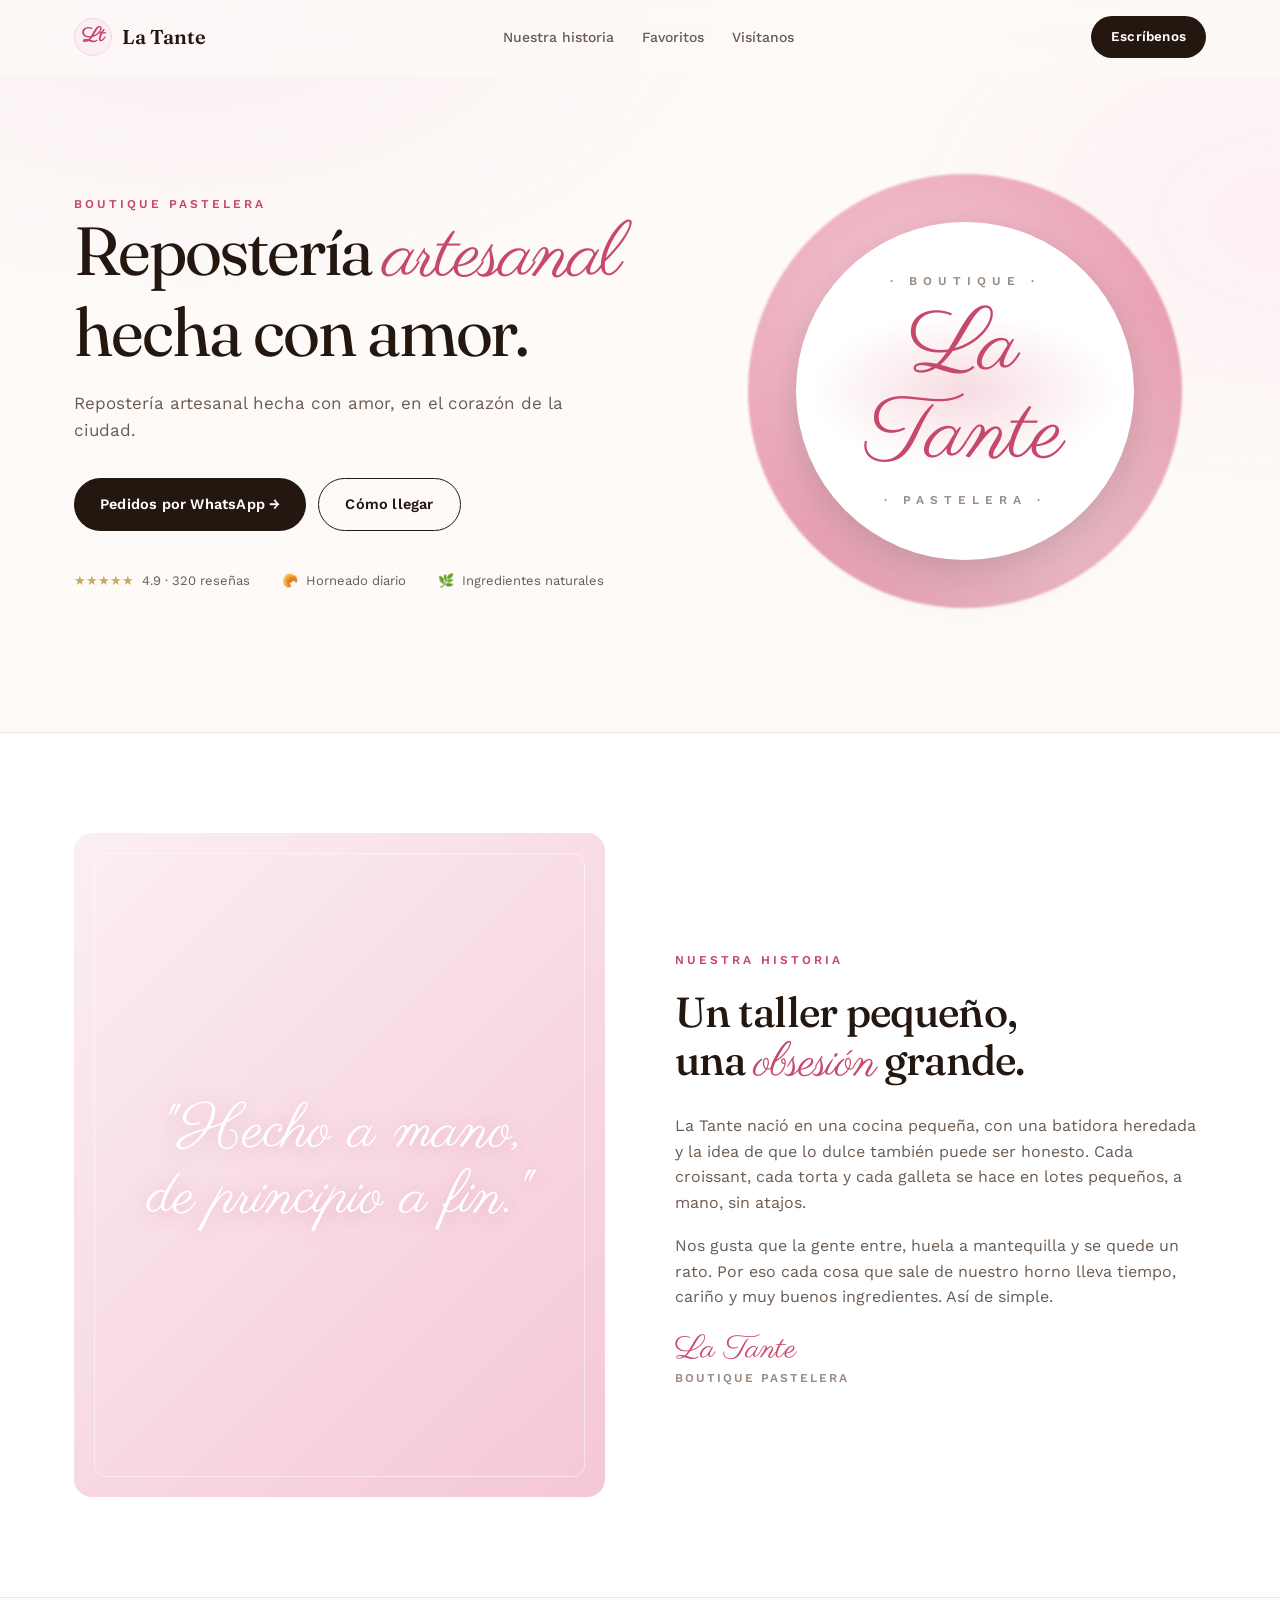
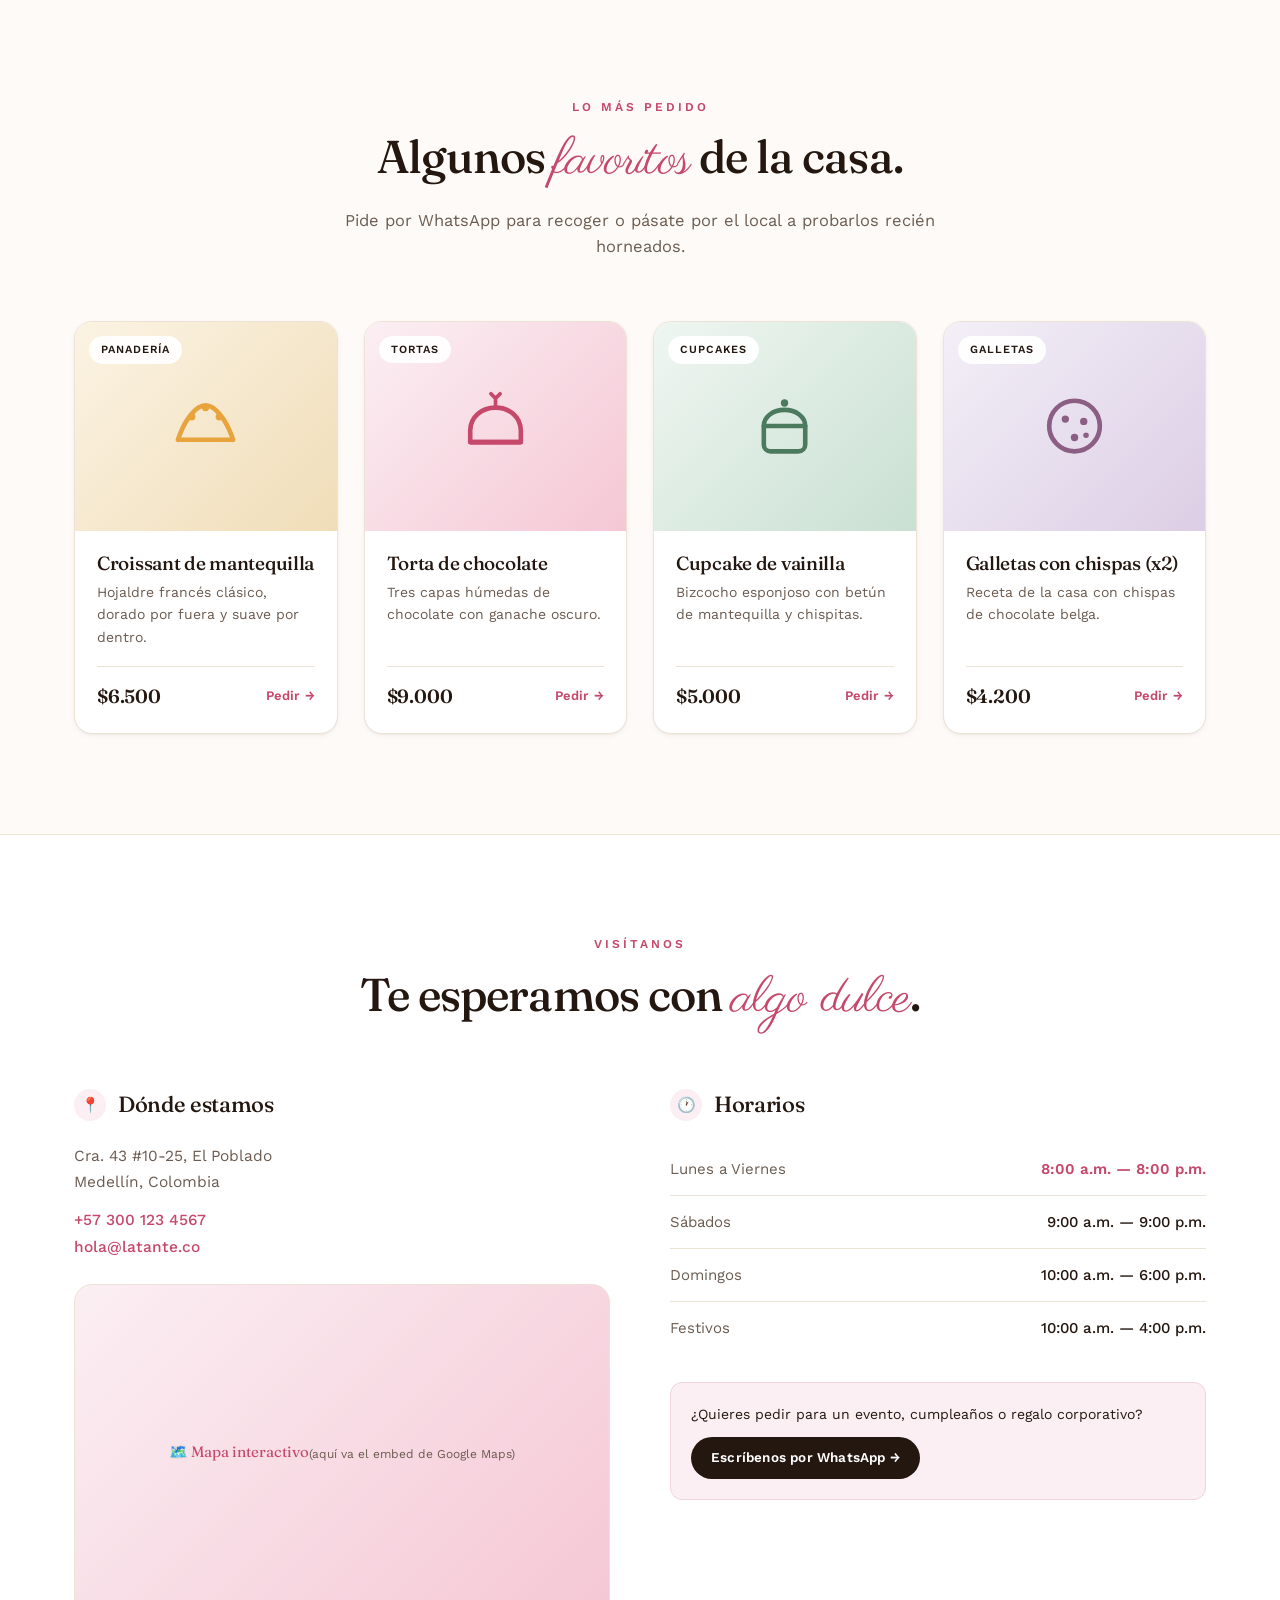
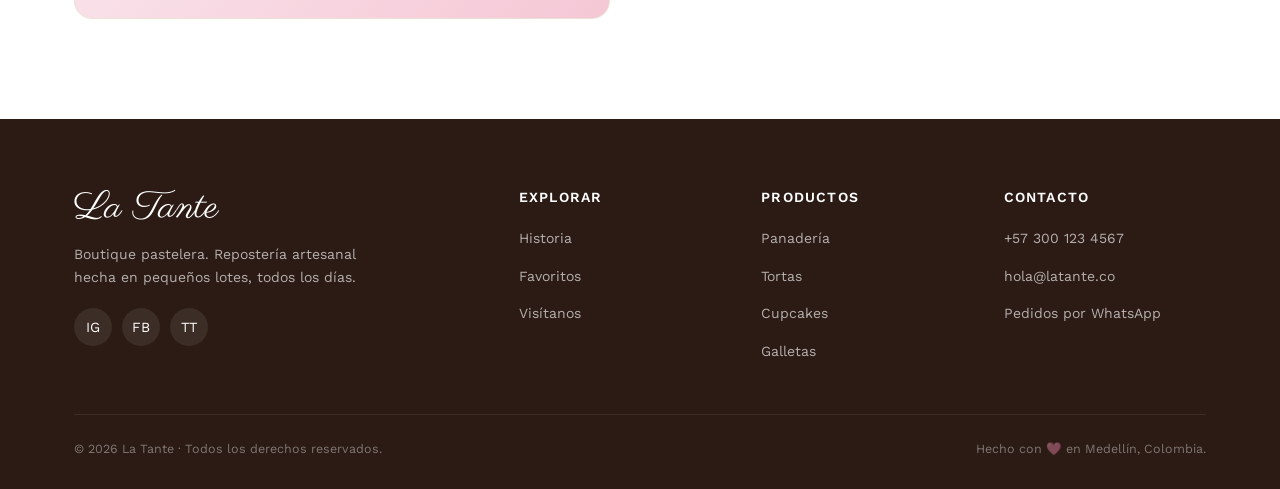
<file: index.html>
<!DOCTYPE html>
<html lang="es">
<head>
<meta charset="UTF-8">
<meta name="viewport" content="width=device-width, initial-scale=1.0">
<title>La Tante · Boutique Pastelera</title>
<meta name="description" content="La Tante · Boutique Pastelera. Repostería artesanal hecha con amor.">
<link rel="preconnect" href="https://fonts.googleapis.com">
<link rel="preconnect" href="https://fonts.gstatic.com" crossorigin>
<link href="https://fonts.googleapis.com/css2?family=Fraunces:opsz,wght@9..144,300;9..144,400;9..144,500;9..144,600;9..144,700&family=Work+Sans:wght@300;400;500;600;700&family=Parisienne&display=swap" rel="stylesheet">
<link rel="stylesheet" href="style.css">
</head>
<body>

<!-- =========================================================
     ▓▓▓  CONFIGURACIÓN EDITABLE  ▓▓▓
     Nota: el menú digital (menu.html) NO se enlaza desde aquí.
     Los QR físicos del restaurante apuntan directamente a:
        tudominio.com/menu?mesa=1
        tudominio.com/menu?mesa=2   etc.
     ========================================================= -->
<script>
const CONFIG = {
  // --- Datos del negocio ---
  nombre: "La Tante",
  tagline: "Boutique Pastelera",
  descripcion_corta: "Repostería artesanal hecha con amor, en el corazón de la ciudad.",

  // --- Contacto ---
  telefono: "+57 300 123 4567",
  whatsapp: "573001234567",
  email: "hola@latante.co",
  direccion: "Cra. 43 #10-25, El Poblado",
  ciudad: "Medellín, Colombia",

  // --- Redes sociales (deja "" si no aplica) ---
  instagram: "https://instagram.com/latante",
  facebook:  "https://facebook.com/latante",
  tiktok:    "https://tiktok.com/@latante",

  // --- Horarios ---
  horarios: [
    { dia: "Lunes a Viernes", horas: "8:00 a.m. — 8:00 p.m." },
    { dia: "Sábados",         horas: "9:00 a.m. — 9:00 p.m." },
    { dia: "Domingos",        horas: "10:00 a.m. — 6:00 p.m." },
    { dia: "Festivos",        horas: "10:00 a.m. — 4:00 p.m." }
  ],

  // --- Favoritos que aparecen en la landing ---
  // Categoría válida: panaderia, tortas, cupcakes, galletas
  favoritos: [
    { nombre: "Croissant de mantequilla", descripcion: "Hojaldre francés clásico, dorado por fuera y suave por dentro.", precio: 6500, categoria: "panaderia" },
    { nombre: "Torta de chocolate",       descripcion: "Tres capas húmedas de chocolate con ganache oscuro.",            precio: 9000, categoria: "tortas" },
    { nombre: "Cupcake de vainilla",      descripcion: "Bizcocho esponjoso con betún de mantequilla y chispitas.",      precio: 5000, categoria: "cupcakes" },
    { nombre: "Galletas con chispas (x2)", descripcion: "Receta de la casa con chispas de chocolate belga.",             precio: 4200, categoria: "galletas" }
  ]
};
</script>

<!-- ==================== NAV ==================== -->
<nav class="nav" id="nav">
  <div class="nav-inner">
    <a href="#" class="nav-logo">
      <span class="mark">Lt</span>
      <span>La Tante</span>
    </a>
    <div class="nav-links">
      <a href="#historia">Nuestra historia</a>
      <a href="#favoritos">Favoritos</a>
      <a href="#visitanos">Visítanos</a>
    </div>
    <a class="nav-cta" id="nav-wa-btn" href="#" target="_blank" rel="noopener">Escríbenos</a>
    <button class="nav-burger" id="open-mobile">☰</button>
  </div>
</nav>

<!-- Menú móvil -->
<div class="mobile-menu" id="mobile-menu">
  <div class="head">
    <span class="nav-logo"><span class="mark">Lt</span><span>La Tante</span></span>
    <button class="close" id="close-mobile">✕</button>
  </div>
  <nav>
    <a href="#historia" data-close>Nuestra historia</a>
    <a href="#favoritos" data-close>Favoritos</a>
    <a href="#visitanos" data-close>Visítanos</a>
    <a href="#" id="mobile-wa-btn" data-close style="color:var(--brand-pink-deep);">Escríbenos →</a>
  </nav>
</div>

<!-- ==================== HERO ==================== -->
<header class="hero">
  <div class="wrap">
    <div class="hero-grid">
      <div class="reveal">
        <span class="eyebrow" id="hero-eyebrow">Boutique Pastelera</span>
        <h1 class="hero-title">
          Repostería <em>artesanal</em><br>
          hecha con amor.
        </h1>
        <p class="hero-desc" id="hero-desc">
          En La Tante horneamos cada día pensando en ese momento en que algo dulce
          cambia por completo la mañana. Ingredientes reales, recetas de casa.
        </p>
        <div class="hero-actions">
          <a class="btn btn-primary" id="hero-wa-btn" href="#" target="_blank" rel="noopener">Pedidos por WhatsApp →</a>
          <a class="btn btn-outline" href="#visitanos">Cómo llegar</a>
        </div>
        <div class="hero-trust">
          <div><span class="star">★★★★★</span> <span>4.9 · 320 reseñas</span></div>
          <div><span>🥐</span> <span>Horneado diario</span></div>
          <div><span>🌿</span> <span>Ingredientes naturales</span></div>
        </div>
      </div>

      <div class="hero-art reveal">
        <div class="circle-bg"></div>
        <div class="hero-logo">
          <p class="ring-text top">· Boutique ·</p>
          <div class="name script">La Tante</div>
          <p class="ring-text bottom">· Pastelera ·</p>
        </div>
      </div>
    </div>
  </div>
</header>

<!-- ==================== HISTORIA ==================== -->
<section class="about" id="historia">
  <div class="wrap">
    <div class="about-grid">
      <div class="about-art reveal">
        <div class="quote script">"Hecho a mano,<br>de principio a fin."</div>
      </div>
      <div class="about-text reveal">
        <span class="eyebrow">Nuestra historia</span>
        <h2 style="margin-top:16px;">Un taller pequeño,<br>una <em>obsesión</em> grande.</h2>
        <p>
          La Tante nació en una cocina pequeña, con una batidora heredada y
          la idea de que lo dulce también puede ser honesto. Cada croissant,
          cada torta y cada galleta se hace en lotes pequeños, a mano, sin atajos.
        </p>
        <p>
          Nos gusta que la gente entre, huela a mantequilla y se quede un rato.
          Por eso cada cosa que sale de nuestro horno lleva tiempo, cariño y
          muy buenos ingredientes. Así de simple.
        </p>
        <div class="about-signature script">
          La Tante
          <small>Boutique Pastelera</small>
        </div>
      </div>
    </div>
  </div>
</section>

<!-- ==================== FAVORITOS ==================== -->
<section id="favoritos">
  <div class="wrap">
    <div class="section-header reveal">
      <span class="eyebrow">Lo más pedido</span>
      <h2>Algunos <em>favoritos</em> de la casa.</h2>
      <p>Pide por WhatsApp para recoger o pásate por el local a probarlos recién horneados.</p>
    </div>
    <div class="favs-grid" id="favs-grid">
      <!-- Se generan dinámicamente -->
    </div>
  </div>
</section>

<!-- ==================== VISÍTANOS ==================== -->
<section id="visitanos" style="background:#fff;border-top:1px solid var(--border);">
  <div class="wrap">
    <div class="section-header reveal">
      <span class="eyebrow">Visítanos</span>
      <h2>Te esperamos con <em>algo dulce</em>.</h2>
    </div>
    <div class="info-grid">
      <div class="info-block reveal">
        <h3><span class="dot">📍</span> Dónde estamos</h3>
        <p class="address" id="info-address"></p>
        <p class="address" id="info-contact" style="margin-bottom:24px;">
          <a id="info-phone" href="#" style="color:var(--brand-pink-deep);font-weight:500;"></a><br>
          <a id="info-email" href="#" style="color:var(--brand-pink-deep);font-weight:500;"></a>
        </p>
        <div class="map-frame" id="map-frame">
          🗺️ Mapa interactivo<br><small style="font-family:var(--font-body);color:var(--ink-soft);font-size:12px;margin-top:6px;">(aquí va el embed de Google Maps)</small>
        </div>
      </div>

      <div class="info-block reveal">
        <h3><span class="dot">🕐</span> Horarios</h3>
        <ul id="hours-list"></ul>
        <div style="margin-top:28px;padding:20px;background:var(--brand-pink-soft);border-radius:var(--radius-sm);border:1px solid #F1D5DE;">
          <p style="margin:0 0 12px;font-size:14px;color:var(--ink);">
            ¿Quieres pedir para un evento, cumpleaños o regalo corporativo?
          </p>
          <a class="btn btn-primary" id="wa-btn" href="#" target="_blank" rel="noopener" style="padding:10px 20px;font-size:13.5px;">
            Escríbenos por WhatsApp →
          </a>
        </div>
      </div>
    </div>
  </div>
</section>

<!-- ==================== FOOTER ==================== -->
<footer>
  <div class="wrap">
    <div class="footer-grid">
      <div class="footer-brand">
        <div class="logo script">La Tante</div>
        <p>Boutique pastelera. Repostería artesanal hecha en pequeños lotes, todos los días.</p>
        <div class="socials" id="socials"></div>
      </div>
      <div class="footer-col">
        <h4>Explorar</h4>
        <ul>
          <li><a href="#historia">Historia</a></li>
          <li><a href="#favoritos">Favoritos</a></li>
          <li><a href="#visitanos">Visítanos</a></li>
        </ul>
      </div>
      <div class="footer-col">
        <h4>Productos</h4>
        <ul>
          <li><a href="#favoritos">Panadería</a></li>
          <li><a href="#favoritos">Tortas</a></li>
          <li><a href="#favoritos">Cupcakes</a></li>
          <li><a href="#favoritos">Galletas</a></li>
        </ul>
      </div>
      <div class="footer-col">
        <h4>Contacto</h4>
        <ul>
          <li><a id="foot-phone" href="#"></a></li>
          <li><a id="foot-email" href="#"></a></li>
          <li><a href="#" id="foot-wa-link">Pedidos por WhatsApp</a></li>
        </ul>
      </div>
    </div>
    <div class="footer-bottom">
      <span>© <span id="year"></span> La Tante · Todos los derechos reservados.</span>
      <span>Hecho con 🩷 en Medellín, Colombia.</span>
    </div>
  </div>
</footer>

<script>
/* ================= ICONOS SVG POR CATEGORÍA ================= */
const CATEGORY_ICONS = {
  panaderia: (c) => `<svg viewBox="0 0 40 40" fill="none"><path d="M8 26c3-9 8-15 12-15s9 6 12 15" stroke="${c}" stroke-width="2" stroke-linecap="round"/><path d="M9 26h22" stroke="${c}" stroke-width="2" stroke-linecap="round"/><circle cx="14" cy="16" r="1.6" fill="${c}"/><circle cx="20" cy="12" r="1.6" fill="${c}"/><circle cx="26" cy="16" r="1.6" fill="${c}"/></svg>`,
  tortas: (c) => `<svg viewBox="0 0 40 40" fill="none"><path d="M9 22c0-6 5-10 11-10s11 4 11 10v5H9v-5z" stroke="${c}" stroke-width="2" stroke-linejoin="round"/><path d="M9 27h22" stroke="${c}" stroke-width="2" stroke-linecap="round"/><path d="M20 12V8M20 8l-2-2M20 8l2-2" stroke="${c}" stroke-width="1.6" stroke-linecap="round"/></svg>`,
  cupcakes: (c) => `<svg viewBox="0 0 40 40" fill="none"><path d="M11 20c0-4 4-7 9-7s9 3 9 7" stroke="${c}" stroke-width="2" stroke-linecap="round"/><path d="M11 20h18v8c0 1.7-1.3 3-3 3H14c-1.7 0-3-1.3-3-3v-8z" stroke="${c}" stroke-width="2" stroke-linejoin="round"/><circle cx="20" cy="10" r="1.6" fill="${c}"/></svg>`,
  galletas: (c) => `<svg viewBox="0 0 40 40" fill="none"><circle cx="20" cy="20" r="11" stroke="${c}" stroke-width="2"/><circle cx="16" cy="17" r="1.6" fill="${c}"/><circle cx="24" cy="18" r="1.6" fill="${c}"/><circle cx="20" cy="25" r="1.6" fill="${c}"/><circle cx="25" cy="24" r="1.2" fill="${c}"/></svg>`
};
const CAT_COLOR = { panaderia:'#E8A33D', tortas:'#C6486B', cupcakes:'#4C7A5E', galletas:'#8B5E83' };
const CAT_LABEL = { panaderia:'Panadería', tortas:'Tortas', cupcakes:'Cupcakes', galletas:'Galletas' };

function fmtCOP(n){ return '$' + new Intl.NumberFormat('es-CO').format(n); }
function waLink(msg){
  return `https://wa.me/${CONFIG.whatsapp}?text=${encodeURIComponent(msg)}`;
}

/* ================= APLICAR CONFIG ================= */
function aplicarConfig(){
  document.title = `${CONFIG.nombre} · ${CONFIG.tagline}`;
  document.querySelector('meta[name="description"]').setAttribute('content',
    `${CONFIG.nombre} · ${CONFIG.tagline}. ${CONFIG.descripcion_corta}`);
  document.getElementById('hero-eyebrow').textContent = CONFIG.tagline;
  document.getElementById('hero-desc').textContent = CONFIG.descripcion_corta;

  // WhatsApp: mensaje genérico
  const waGeneral = waLink(`Hola ${CONFIG.nombre}, quiero hacer un pedido.`);
  ['nav-wa-btn','hero-wa-btn','mobile-wa-btn','wa-btn','foot-wa-link'].forEach(id=>{
    const el = document.getElementById(id);
    if(el) el.setAttribute('href', waGeneral);
  });

  // Contacto
  document.getElementById('info-address').innerHTML = `${CONFIG.direccion}<br>${CONFIG.ciudad}`;
  document.getElementById('info-phone').textContent = CONFIG.telefono;
  document.getElementById('info-phone').setAttribute('href', `tel:${CONFIG.telefono.replace(/\s+/g,'')}`);
  document.getElementById('info-email').textContent = CONFIG.email;
  document.getElementById('info-email').setAttribute('href', `mailto:${CONFIG.email}`);
  document.getElementById('foot-phone').textContent = CONFIG.telefono;
  document.getElementById('foot-phone').setAttribute('href', `tel:${CONFIG.telefono.replace(/\s+/g,'')}`);
  document.getElementById('foot-email').textContent = CONFIG.email;
  document.getElementById('foot-email').setAttribute('href', `mailto:${CONFIG.email}`);

  document.getElementById('year').textContent = new Date().getFullYear();
}

/* ================= FAVORITOS ================= */
function renderFavoritos(){
  document.getElementById('favs-grid').innerHTML = CONFIG.favoritos.map(f=>{
    const cat = f.categoria.toLowerCase();
    const color = CAT_COLOR[cat] || '#C6486B';
    const icon = (CATEGORY_ICONS[cat] || CATEGORY_ICONS.tortas)(color);
    const wa = waLink(`Hola ${CONFIG.nombre}, quiero pedir: ${f.nombre} (${fmtCOP(f.precio)}).`);
    return `
      <article class="fav-card">
        <div class="fav-photo ${cat}">
          <span class="fav-tag">${CAT_LABEL[cat] || cat}</span>
          ${icon}
        </div>
        <div class="fav-body">
          <h3>${f.nombre}</h3>
          <p>${f.descripcion}</p>
          <div class="fav-foot">
            <span class="fav-price">${fmtCOP(f.precio)}</span>
            <a class="fav-link" href="${wa}" target="_blank" rel="noopener">Pedir <span>→</span></a>
          </div>
        </div>
      </article>`;
  }).join('');
}

/* ================= HORARIOS ================= */
function renderHorarios(){
  const hoy = new Date().getDay();
  const itemHoy = (hoy >= 1 && hoy <= 5) ? 0 : (hoy === 6 ? 1 : 2);
  document.getElementById('hours-list').innerHTML = CONFIG.horarios.map((h, i) => `
    <li class="${i === itemHoy ? 'today' : ''}">
      <span class="label">${h.dia}</span>
      <span class="value">${h.horas}</span>
    </li>`).join('');
}

/* ================= REDES ================= */
function renderSocials(){
  const items = [
    { url: CONFIG.instagram, icon:'IG', label:'Instagram' },
    { url: CONFIG.facebook,  icon:'FB', label:'Facebook' },
    { url: CONFIG.tiktok,    icon:'TT', label:'TikTok' }
  ].filter(s => s.url);
  document.getElementById('socials').innerHTML = items.map(s => `
    <a href="${s.url}" target="_blank" rel="noopener" aria-label="${s.label}">${s.icon}</a>`).join('');
}

/* ================= NAV / MÓVIL / REVEAL ================= */
function setupNav(){
  const nav = document.getElementById('nav');
  const onScroll = () => nav.classList.toggle('scrolled', window.scrollY > 20);
  window.addEventListener('scroll', onScroll); onScroll();
}

function setupMobileMenu(){
  const menu = document.getElementById('mobile-menu');
  document.getElementById('open-mobile').onclick = () => menu.classList.add('open');
  document.getElementById('close-mobile').onclick = () => menu.classList.remove('open');
  menu.querySelectorAll('[data-close]').forEach(a => {
    a.onclick = () => menu.classList.remove('open');
  });
}

function setupReveal(){
  const io = new IntersectionObserver((entries) => {
    entries.forEach(e => { if(e.isIntersecting){ e.target.classList.add('in'); io.unobserve(e.target); } });
  }, { threshold: 0.12 });
  document.querySelectorAll('.reveal').forEach(el => io.observe(el));
}

/* ================= BOOTSTRAP ================= */
document.addEventListener('DOMContentLoaded', () => {
  aplicarConfig();
  renderFavoritos();
  renderHorarios();
  renderSocials();
  setupNav();
  setupMobileMenu();
  setupReveal();
});
</script>
</body>
</html>
</file>
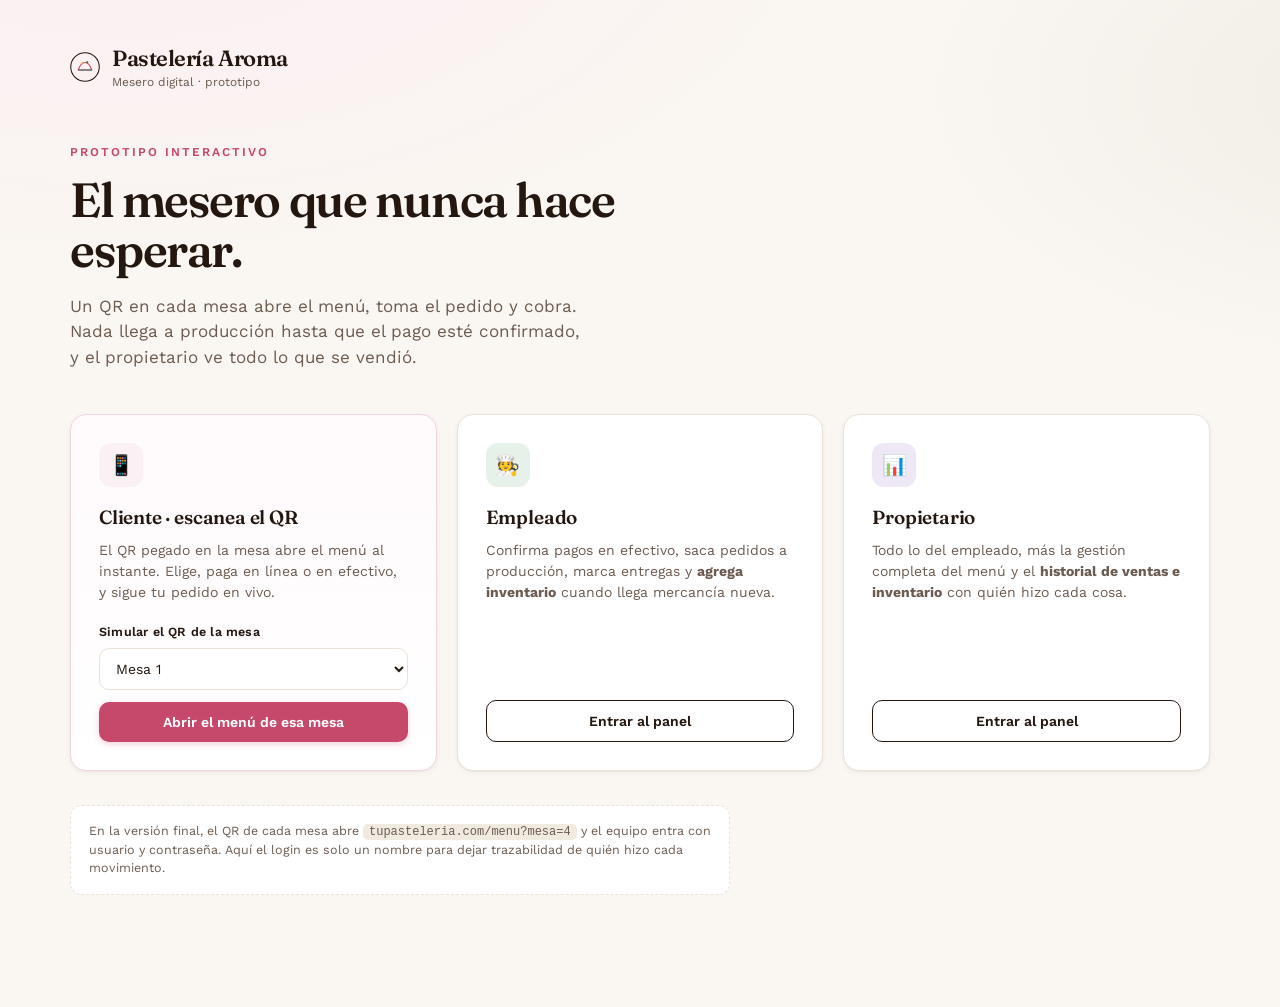
<file: menu.html>
<!DOCTYPE html>
<html lang="es">
<head>
<meta charset="UTF-8">
<meta name="viewport" content="width=device-width, initial-scale=1.0">
<title>Mesero Digital · Prototipo</title>
<link rel="preconnect" href="https://fonts.googleapis.com">
<link href="https://fonts.googleapis.com/css2?family=Fraunces:opsz,wght@9..144,400;9..144,500;9..144,600;9..144,700&family=Work+Sans:wght@400;500;600;700&display=swap" rel="stylesheet">
<style>
  :root{
    --bg: #FAF6F1;
    --bg-grad: radial-gradient(1200px 600px at 10% -10%, #FBEFF3 0%, transparent 60%),
               radial-gradient(900px 500px at 110% 10%, #F0EEE7 0%, transparent 55%);
    --ink: #241710;
    --ink-soft: #6B5B50;
    --ink-mute: #9A8C82;
    --berry: #C6486B;
    --berry-dark: #A83457;
    --berry-soft: #FBF1F4;
    --caramel: #E8A33D;
    --pistachio: #4C7A5E;
    --plum: #8B5E83;
    --card: #FFFFFF;
    --border: #ECE3D6;
    --border-soft: #F3ECDF;
    --shadow-sm: 0 1px 2px rgba(36,23,16,.04), 0 2px 6px rgba(36,23,16,.04);
    --shadow-md: 0 4px 12px rgba(36,23,16,.06), 0 12px 28px rgba(36,23,16,.06);
    --shadow-lg: 0 8px 24px rgba(36,23,16,.08), 0 24px 48px rgba(36,23,16,.10);
    --radius: 16px;
    --radius-sm: 10px;
    --font-display: 'Fraunces', serif;
    --font-body: 'Work Sans', sans-serif;
  }
  *{box-sizing:border-box;}
  html,body{height:100%;}
  body{
    margin:0; background:var(--bg); background-image:var(--bg-grad); background-attachment:fixed;
    color:var(--ink); font-family:var(--font-body); line-height:1.5; -webkit-font-smoothing:antialiased;
  }
  #app{max-width:1180px;margin:0 auto;padding:0 20px 80px;}
  h1,h2,h3,h4{font-family:var(--font-display);margin:0;font-weight:600;letter-spacing:-.01em;}
  button{font-family:var(--font-body);cursor:pointer;border:none;transition:all .15s ease;}
  button:active{transform:scale(.98);}
  input, select, textarea{font-family:var(--font-body);}

  .topbar{display:flex;align-items:center;justify-content:space-between;padding:22px 0;border-bottom:1px solid var(--border);margin-bottom:30px;gap:16px;flex-wrap:wrap;}
  .brand{display:flex;align-items:center;gap:12px;}
  .brand-name{font-family:var(--font-display);font-size:22px;font-weight:600;letter-spacing:-.02em;}
  .brand-tag{font-size:12px;color:var(--ink-soft);margin-top:-2px;}
  .badge{font-size:11px;padding:4px 10px;border-radius:20px;background:var(--berry);color:#fff;font-weight:600;letter-spacing:.4px;text-transform:uppercase;}
  .badge.soft{background:var(--berry-soft);color:var(--berry-dark);}
  .role-pill{font-size:13px;color:var(--ink-soft);display:flex;align-items:center;gap:14px;}
  .link-btn{background:none;color:var(--ink-soft);font-size:13px;text-decoration:none;padding:0;border-bottom:1px dashed transparent;}
  .link-btn:hover{color:var(--berry);border-bottom-color:var(--berry);}
  .user-chip{display:inline-flex;align-items:center;gap:8px;background:var(--card);border:1px solid var(--border);padding:5px 12px 5px 5px;border-radius:20px;font-size:13px;}
  .user-chip .avatar{width:24px;height:24px;border-radius:50%;background:linear-gradient(135deg,var(--berry),var(--plum));color:#fff;display:flex;align-items:center;justify-content:center;font-size:11px;font-weight:700;}

  .gate{padding:20px 0;}
  .gate-hero{text-align:left;max-width:660px;margin-bottom:44px;}
  .gate-hero .eyebrow{font-size:12px;font-weight:600;letter-spacing:2px;text-transform:uppercase;color:var(--berry);margin-bottom:14px;}
  .gate-hero h1{font-size:48px;line-height:1.05;margin-bottom:18px;letter-spacing:-.03em;}
  .gate-hero p{color:var(--ink-soft);font-size:17px;max-width:520px;}
  .gate-cards{display:grid;grid-template-columns:repeat(auto-fit,minmax(260px,1fr));gap:20px;}
  .gate-card{background:var(--card);border:1px solid var(--border);border-radius:var(--radius);padding:28px;text-align:left;display:flex;flex-direction:column;box-shadow:var(--shadow-sm);transition:all .2s ease;}
  .gate-card:hover{transform:translateY(-4px);box-shadow:var(--shadow-md);}
  .gate-card.highlight{border-color:#F1D5DE;background:linear-gradient(180deg,#FFFAFC 0%,#FFF 100%);}
  .gate-card .gc-icon{width:44px;height:44px;border-radius:12px;background:var(--berry-soft);color:var(--berry-dark);display:flex;align-items:center;justify-content:center;margin-bottom:16px;font-size:20px;}
  .gate-card.emp .gc-icon{background:#E6F1EA;color:var(--pistachio);}
  .gate-card.own .gc-icon{background:#EDE7F6;color:var(--plum);}
  .gate-card h3{font-size:19px;margin-bottom:8px;}
  .gate-card p{color:var(--ink-soft);font-size:14px;margin:0 0 20px;flex:1;}
  .gate-card button{width:100%;padding:12px;border-radius:var(--radius-sm);font-weight:600;font-size:14px;}
  .hint{font-size:12.5px;color:var(--ink-soft);max-width:660px;margin-top:34px;padding:16px 18px;background:#fff;border:1px dashed var(--border);border-radius:12px;}
  .hint code{background:#F1EAE1;padding:1px 6px;border-radius:5px;font-size:12px;}

  .select-input{width:100%;padding:11px 12px;border:1px solid var(--border);border-radius:var(--radius-sm);font-size:14px;background:#fff;color:var(--ink);transition:border-color .15s;}
  .select-input:focus{outline:none;border-color:var(--berry);}
  input[type=text], input[type=number], textarea{width:100%;padding:11px 12px;border:1px solid var(--border);border-radius:var(--radius-sm);font-size:14px;background:#fff;color:var(--ink);transition:border-color .15s;}
  input[type=text]:focus, input[type=number]:focus, textarea:focus{outline:none;border-color:var(--berry);box-shadow:0 0 0 3px rgba(198,72,107,.10);}
  textarea{resize:vertical;min-height:70px;}
  label.field{display:block;font-size:12.5px;font-weight:600;color:var(--ink);margin:16px 0 6px;letter-spacing:.2px;}

  .btn-primary{background:var(--berry);color:#fff;box-shadow:0 2px 6px rgba(198,72,107,.25);}
  .btn-primary:hover{background:var(--berry-dark);box-shadow:0 4px 12px rgba(198,72,107,.35);}
  .btn-primary:disabled{background:var(--border);color:var(--ink-mute);cursor:not-allowed;box-shadow:none;transform:none;}
  .btn-outline{background:transparent;border:1.5px solid var(--ink);color:var(--ink);}
  .btn-outline:hover{background:var(--ink);color:#fff;}
  .btn-ghost{background:#fff;color:var(--ink);border:1px solid var(--border);}
  .btn-ghost:hover{background:var(--bg);border-color:var(--ink-mute);}
  .btn-sm{padding:8px 14px;border-radius:8px;font-size:13px;font-weight:600;}
  .btn-md{padding:11px 18px;border-radius:var(--radius-sm);font-size:14px;font-weight:600;}
  .full-btn{width:100%;padding:13px;border-radius:var(--radius-sm);font-weight:600;font-size:15px;margin-top:22px;}

  .infobar{background:linear-gradient(135deg,#FBF1F4 0%,#FCEFF3 100%);border:1px solid #F1D5DE;color:var(--berry-dark);font-size:13px;padding:12px 18px;border-radius:12px;margin-bottom:24px;display:flex;align-items:center;gap:12px;}
  .infobar.calm{background:#F5F1EA;border-color:var(--border);color:var(--ink-soft);}
  .infobar .ib-icon{font-size:18px;}
  .menu-header{display:flex;justify-content:space-between;align-items:flex-end;flex-wrap:wrap;gap:14px;margin-bottom:22px;}
  .menu-header h2{font-size:30px;letter-spacing:-.02em;}
  .cats{display:flex;gap:8px;flex-wrap:wrap;margin-bottom:26px;}
  .cat-chip{padding:8px 16px;border-radius:20px;border:1px solid var(--border);background:#fff;font-size:13px;color:var(--ink-soft);font-weight:500;box-shadow:var(--shadow-sm);}
  .cat-chip:hover{border-color:var(--ink-soft);color:var(--ink);}
  .cat-chip.active{background:var(--ink);color:#fff;border-color:var(--ink);}
  .grid{display:grid;grid-template-columns:repeat(auto-fill,minmax(240px,1fr));gap:20px;}
  .product{background:var(--card);border:1px solid var(--border);border-radius:var(--radius);overflow:hidden;display:flex;flex-direction:column;position:relative;box-shadow:var(--shadow-sm);transition:all .2s ease;animation:cardIn .3s ease backwards;}
  @keyframes cardIn{from{opacity:0;transform:translateY(6px);}to{opacity:1;transform:none;}}
  .product:hover{transform:translateY(-3px);box-shadow:var(--shadow-md);border-color:var(--border-soft);}
  .photo{aspect-ratio:4/3;position:relative;display:flex;align-items:center;justify-content:center;overflow:hidden;}
  .photo svg{width:46%;height:46%;}
  .photo-caption{position:absolute;bottom:8px;left:10px;font-size:10.5px;color:rgba(255,255,255,.95);background:rgba(0,0,0,.32);padding:3px 9px;border-radius:20px;letter-spacing:.3px;backdrop-filter:blur(4px);}
  .stock-tag{position:absolute;top:10px;right:10px;background:rgba(36,23,16,.85);color:#fff;font-size:11px;padding:4px 10px;border-radius:20px;backdrop-filter:blur(4px);}
  .stock-tag.low{background:rgba(232,163,61,.92);}
  .product-body{padding:16px;display:flex;flex-direction:column;gap:6px;flex:1;}
  .product-body h4{font-family:var(--font-display);font-size:17px;font-weight:600;letter-spacing:-.01em;}
  .product-body p{font-size:13.5px;color:var(--ink-soft);margin:0;flex:1;line-height:1.45;}
  .product-foot{display:flex;align-items:center;justify-content:space-between;margin-top:10px;}
  .price{font-weight:700;font-size:16px;letter-spacing:-.01em;}
  .add-btn{width:36px;height:36px;border-radius:50%;background:var(--ink);color:#fff;font-size:20px;line-height:1;display:flex;align-items:center;justify-content:center;box-shadow:0 2px 6px rgba(36,23,16,.2);}
  .add-btn:hover{background:var(--berry);transform:scale(1.08);}
  .add-btn:disabled{background:var(--border);color:var(--ink-mute);cursor:not-allowed;box-shadow:none;transform:none;}
  .qty-control{display:flex;align-items:center;gap:10px;background:var(--bg);border-radius:20px;padding:2px;}
  .qty-control button{width:28px;height:28px;border-radius:50%;background:#fff;border:1px solid var(--border);font-size:16px;line-height:1;display:flex;align-items:center;justify-content:center;color:var(--ink);}
  .qty-control button:hover{background:var(--berry);color:#fff;border-color:var(--berry);}
  .qty-control span{font-weight:600;font-size:14px;min-width:16px;text-align:center;}

  .cart-bar{position:sticky;bottom:16px;margin-top:30px;background:linear-gradient(135deg,var(--ink) 0%,#3a2418 100%);color:#fff;border-radius:var(--radius);padding:16px 22px;display:flex;justify-content:space-between;align-items:center;box-shadow:var(--shadow-lg);animation:slideUp .3s ease;}
  @keyframes slideUp{from{transform:translateY(20px);opacity:0;}to{transform:none;opacity:1;}}
  .cart-bar span.count{background:var(--berry);border-radius:20px;padding:3px 11px;font-size:12px;font-weight:700;margin-right:12px;}
  .cart-bar button{background:#fff;color:var(--ink);padding:11px 22px;border-radius:10px;font-weight:600;font-size:14px;}
  .cart-bar button:hover{background:var(--berry);color:#fff;}

  .panel{max-width:560px;margin:20px auto;background:var(--card);border:1px solid var(--border);border-radius:var(--radius);padding:34px;box-shadow:var(--shadow-md);}
  .panel h2{font-size:26px;margin-bottom:6px;letter-spacing:-.02em;}
  .panel .muted{color:var(--ink-soft);font-size:14px;margin-bottom:24px;}
  .line-item{display:flex;justify-content:space-between;align-items:center;font-size:14px;padding:10px 0;border-bottom:1px solid var(--border-soft);gap:12px;}
  .line-item .qty-control{gap:6px;background:transparent;}
  .line-item .qty-control button{width:24px;height:24px;font-size:14px;}
  .total-row{display:flex;justify-content:space-between;font-weight:700;font-size:18px;padding-top:16px;letter-spacing:-.01em;}

  .pay-options{display:flex;flex-direction:column;gap:10px;margin-top:6px;}
  .pay-option{border:1.5px solid var(--border);border-radius:var(--radius-sm);padding:14px 16px;display:flex;gap:12px;align-items:flex-start;cursor:pointer;transition:all .15s;background:#fff;}
  .pay-option:hover{border-color:var(--ink-soft);}
  .pay-option.selected{border-color:var(--berry);background:var(--berry-soft);box-shadow:0 0 0 3px rgba(198,72,107,.08);}
  .pay-option input{margin-top:4px;accent-color:var(--berry);}
  .pay-option strong{display:block;font-size:14px;margin-bottom:2px;}
  .pay-option span{font-size:12.5px;color:var(--ink-soft);line-height:1.4;}

  .status-badge{display:inline-flex;align-items:center;gap:6px;padding:5px 12px;border-radius:20px;font-size:12px;font-weight:600;white-space:nowrap;letter-spacing:.1px;}
  .status-badge::before{content:'';width:6px;height:6px;border-radius:50%;background:currentColor;}
  .status-pendiente{background:#FCEFD9;color:#8A5A0E;}
  .status-preparando{background:var(--berry-soft);color:var(--berry-dark);}
  .status-listo{background:#E6F1EA;color:var(--pistachio);}
  .status-completado{background:#EDE7F6;color:var(--plum);}

  .track-icon{width:64px;height:64px;border-radius:50%;display:flex;align-items:center;justify-content:center;margin-bottom:20px;}
  .timeline{margin:28px 0 6px;padding:20px 22px;background:var(--bg);border-radius:12px;border:1px solid var(--border-soft);}
  .tl-item{display:flex;gap:14px;position:relative;padding-bottom:22px;}
  .tl-item:last-child{padding-bottom:0;}
  .tl-item:not(:last-child)::before{content:'';position:absolute;left:11px;top:24px;bottom:0;width:2px;background:var(--border);}
  .tl-item.done:not(:last-child)::before{background:var(--pistachio);}
  .tl-dot{width:24px;height:24px;border-radius:50%;border:2px solid var(--border);background:#fff;flex-shrink:0;display:flex;align-items:center;justify-content:center;font-size:12px;color:#fff;z-index:1;line-height:1;font-weight:700;}
  .tl-item.done .tl-dot{background:var(--pistachio);border-color:var(--pistachio);}
  .tl-item.active .tl-dot{background:var(--berry);border-color:var(--berry);animation:pulse 1.6s infinite;}
  @keyframes pulse{0%,100%{box-shadow:0 0 0 0 rgba(198,72,107,.5);}50%{box-shadow:0 0 0 8px rgba(198,72,107,0);}}
  .tl-text strong{display:block;font-size:14px;margin-bottom:1px;}
  .tl-text span{font-size:12.5px;color:var(--ink-soft);}
  .tl-item.pending .tl-text strong{color:var(--ink-soft);font-weight:500;}

  .staff-tabs{display:flex;gap:0;margin-bottom:26px;border-bottom:1px solid var(--border);overflow-x:auto;}
  .staff-tab{padding:12px 4px;margin-right:24px;font-size:14px;font-weight:600;color:var(--ink-soft);background:none;border-bottom:2px solid transparent;white-space:nowrap;position:relative;}
  .staff-tab:hover{color:var(--ink);}
  .staff-tab.active{color:var(--ink);border-color:var(--berry);}
  .tab-count{display:inline-flex;align-items:center;justify-content:center;min-width:20px;height:20px;padding:0 6px;margin-left:8px;border-radius:20px;background:var(--berry);color:#fff;font-size:11px;font-weight:700;vertical-align:middle;}

  .order-card{background:var(--card);border:1px solid var(--border);border-radius:14px;padding:20px 22px;margin-bottom:14px;box-shadow:var(--shadow-sm);transition:all .15s;}
  .order-card:hover{box-shadow:var(--shadow-md);}
  .order-card.urgent{border-left:4px solid var(--caramel);}
  .order-card.done{opacity:.55;box-shadow:none;}
  .order-top{display:flex;justify-content:space-between;align-items:flex-start;gap:14px;flex-wrap:wrap;}
  .order-id{font-family:var(--font-display);font-size:17px;letter-spacing:-.01em;}
  .order-meta{font-size:12.5px;color:var(--ink-soft);margin-top:3px;}
  .order-items{font-size:13.5px;color:var(--ink-soft);margin:12px 0;line-height:1.8;padding:10px 14px;background:var(--bg);border-radius:8px;}
  .order-items strong{color:var(--ink);font-weight:600;}
  .order-actions{display:flex;gap:10px;margin-top:14px;flex-wrap:wrap;}

  .empty-state{text-align:center;padding:70px 20px;color:var(--ink-soft);}
  .empty-state .es-icon{font-size:40px;margin-bottom:12px;opacity:.4;}
  .empty-state h3{color:var(--ink);margin-bottom:8px;font-size:19px;}
  .empty-state p{margin:0;font-size:14px;}
  .section-label{font-size:11px;font-weight:700;letter-spacing:1.2px;text-transform:uppercase;color:var(--ink-mute);margin:32px 0 14px;}

  .item-row{display:flex;align-items:center;gap:14px;background:var(--card);border:1px solid var(--border);border-radius:12px;padding:14px 18px;margin-bottom:10px;box-shadow:var(--shadow-sm);transition:all .15s;}
  .item-row:hover{box-shadow:var(--shadow-md);}
  .item-row .photo{width:52px;height:52px;border-radius:10px;flex-shrink:0;aspect-ratio:unset;}
  .item-row .info{flex:1;min-width:0;}
  .item-row .info h4{font-size:14.5px;margin:0;}
  .item-row .info p{font-size:12px;color:var(--ink-soft);margin:3px 0 0;}
  .stock-pill{font-size:12px;font-weight:600;padding:5px 12px;border-radius:20px;background:#E6F1EA;color:var(--pistachio);white-space:nowrap;}
  .stock-pill.low{background:#FCEFD9;color:#8A5A0E;}
  .stock-pill.out{background:#F2E5E8;color:var(--berry-dark);}
  .toggle{width:42px;height:24px;border-radius:20px;background:var(--border);position:relative;flex-shrink:0;cursor:pointer;transition:background .15s;}
  .toggle.on{background:var(--pistachio);}
  .toggle::after{content:'';position:absolute;top:2px;left:2px;width:20px;height:20px;border-radius:50%;background:#fff;transition:left .15s;box-shadow:0 1px 3px rgba(0,0,0,.15);}
  .toggle.on::after{left:20px;}
  .item-actions{display:flex;gap:8px;}
  .icon-btn{width:34px;height:34px;border-radius:8px;background:#fff;border:1px solid var(--border);font-size:14px;display:flex;align-items:center;justify-content:center;color:var(--ink-soft);}
  .icon-btn:hover{background:var(--bg);color:var(--ink);border-color:var(--ink-soft);}

  .history-filters{display:flex;gap:8px;margin-bottom:22px;flex-wrap:wrap;}
  .hf-chip{padding:7px 16px;border-radius:20px;border:1px solid var(--border);background:#fff;font-size:13px;color:var(--ink-soft);font-weight:500;}
  .hf-chip:hover{border-color:var(--ink-soft);color:var(--ink);}
  .hf-chip.active{background:var(--ink);color:#fff;border-color:var(--ink);}
  .summary-grid{display:grid;grid-template-columns:repeat(auto-fit,minmax(160px,1fr));gap:14px;margin-bottom:26px;}
  .summary-card{background:var(--card);border:1px solid var(--border);border-radius:14px;padding:18px;box-shadow:var(--shadow-sm);}
  .summary-card .sc-label{font-size:11.5px;font-weight:600;letter-spacing:.6px;text-transform:uppercase;color:var(--ink-mute);margin-bottom:6px;}
  .summary-card .sc-value{font-family:var(--font-display);font-size:24px;font-weight:700;letter-spacing:-.02em;}
  .summary-card .sc-sub{font-size:12px;color:var(--ink-soft);margin-top:3px;}

  .history-table{width:100%;border-collapse:collapse;background:var(--card);border-radius:14px;overflow:hidden;box-shadow:var(--shadow-sm);}
  .history-table th{text-align:left;font-size:11px;font-weight:700;letter-spacing:.8px;text-transform:uppercase;color:var(--ink-mute);padding:14px 16px;background:var(--bg);border-bottom:1px solid var(--border);}
  .history-table td{padding:14px 16px;font-size:13.5px;border-bottom:1px solid var(--border-soft);vertical-align:top;}
  .history-table tr:last-child td{border-bottom:none;}
  .history-table tr:hover td{background:#FDFBF8;}
  .history-table .hi-name{font-weight:600;}
  .history-table .hi-detail{font-size:12px;color:var(--ink-soft);margin-top:2px;}

  .modal-overlay{position:fixed;inset:0;background:rgba(36,23,16,.5);backdrop-filter:blur(4px);display:flex;align-items:center;justify-content:center;padding:20px;z-index:50;animation:fadeIn .2s ease;}
  @keyframes fadeIn{from{opacity:0;}to{opacity:1;}}
  .modal{background:#fff;border-radius:18px;padding:32px;max-width:460px;width:100%;max-height:90vh;overflow:auto;box-shadow:var(--shadow-lg);animation:modalIn .25s cubic-bezier(.2,.9,.3,1.2);}
  @keyframes modalIn{from{opacity:0;transform:translateY(10px) scale(.97);}to{opacity:1;transform:none;}}
  .modal h3{font-size:22px;margin-bottom:6px;letter-spacing:-.02em;}
  .modal .modal-sub{font-size:13.5px;color:var(--ink-soft);margin-bottom:22px;}
  .modal-actions{display:flex;gap:10px;margin-top:24px;}
  .modal-actions button{flex:1;padding:12px;border-radius:var(--radius-sm);font-weight:600;font-size:14px;}

  #toast-wrap{position:fixed;top:20px;right:20px;z-index:100;display:flex;flex-direction:column;gap:10px;pointer-events:none;}
  .toast{background:var(--ink);color:#fff;padding:13px 18px;border-radius:12px;font-size:13.5px;font-weight:500;box-shadow:var(--shadow-lg);display:flex;align-items:center;gap:10px;min-width:240px;max-width:340px;animation:toastIn .25s cubic-bezier(.2,.9,.3,1.2);pointer-events:auto;}
  .toast.warn{background:#8A5A0E;}
  .toast.success{background:var(--pistachio);}
  .toast.info{background:var(--berry-dark);}
  .toast .t-icon{font-size:16px;flex-shrink:0;}
  @keyframes toastIn{from{opacity:0;transform:translateX(30px);}to{opacity:1;transform:none;}}
  .toast.out{animation:toastOut .2s ease forwards;}
  @keyframes toastOut{to{opacity:0;transform:translateX(30px);}}

  @media (max-width:640px){
    .gate-hero h1{font-size:32px;}
    .panel{padding:24px;margin:14px 0;}
    .grid{grid-template-columns:repeat(auto-fill,minmax(160px,1fr));gap:14px;}
    .product-body{padding:12px;}
    .history-table{font-size:12px;}
    .history-table th, .history-table td{padding:10px 10px;}
  }
</style>
</head>
<body>
<div id="app"></div>
<div id="toast-wrap"></div>

<script>
/* ---------- STORAGE SHIM ---------- */
if(!window.storage){
  window.storage = {
    async get(key){ const v = localStorage.getItem(key); if(v===null) throw new Error('vacío'); return {key, value:v}; },
    async set(key, value){ localStorage.setItem(key, value); return {key, value}; }
  };
}
window.addEventListener('storage', (e)=>{
  if(e.key==='bakery-orders' || e.key==='bakery-menu' || e.key==='bakery-inventory') refreshQuiet();
});

const CATS = ['Panadería','Tortas','Cupcakes','Galletas'];
const CAT_COLOR = { 'Panadería':'#E8A33D', 'Tortas':'#C6486B', 'Cupcakes':'#4C7A5E', 'Galletas':'#8B5E83' };
const MESAS = ['1','2','3','4','5','6','7','8'];
const STAFF_SUGGEST = ['Ana','Carlos','Lucía','Mateo','Sofía'];

const STATUS_META = {
  pendiente_caja: { label:'Efectivo · esperando caja', cls:'status-pendiente',  color:'#E8A33D' },
  en_produccion:  { label:'En producción',             cls:'status-preparando', color:'#C6486B' },
  listo:          { label:'Listo para entregar',       cls:'status-listo',      color:'#4C7A5E' },
  entregado:      { label:'Entregado',                 cls:'status-completado', color:'#8B5E83' }
};

const SEED_MENU = [
  {id:'p1', name:'Croissant de mantequilla', desc:'Hojaldre francés clásico, dorado y crocante por fuera, suave por dentro.', price:6500, cat:'Panadería', stock:12, available:true},
  {id:'p2', name:'Pan de queso', desc:'Pan tibio relleno de queso costeño, ideal para acompañar el café.', price:3500, cat:'Panadería', stock:20, available:true},
  {id:'p3', name:'Torta de chocolate', desc:'Porción húmeda con tres capas de chocolate y ganache oscuro.', price:9000, cat:'Tortas', stock:6, available:true},
  {id:'p4', name:'Cheesecake de fresa', desc:'Base de galleta, queso crema suave y coulis de fresa natural.', price:10000, cat:'Tortas', stock:4, available:true},
  {id:'p5', name:'Cupcake de vainilla', desc:'Bizcocho de vainilla con betún de mantequilla y chispas de colores.', price:5000, cat:'Cupcakes', stock:9, available:true},
  {id:'p6', name:'Cupcake de red velvet', desc:'Clásico terciopelo rojo con betún de queso crema.', price:5500, cat:'Cupcakes', stock:0, available:true},
  {id:'p7', name:'Galletas de avena (x2)', desc:'Crocantes por fuera, masticables por dentro, con pasas.', price:4000, cat:'Galletas', stock:15, available:true},
  {id:'p8', name:'Galletas con chispas (x2)', desc:'Receta de la casa con chispas de chocolate belga.', price:4200, cat:'Galletas', stock:18, available:true},
];

let state = {
  role: null,
  view: 'gate',
  table: null,
  staffName: '',
  menu: [],
  orders: [],
  inventoryLog: [],
  cart: {},
  customerName: '',
  activeCat: 'Todas',
  currentOrderId: null,
  staffTab: 'caja',
  payMethod: null,
  loading: true,
  modal: null,
  historyFilter: 'hoy',
};

/* ---------- UTILS ---------- */
function fmt(n){ return '$' + new Intl.NumberFormat('es-CO').format(n); }
function uid(){ return Math.random().toString(36).slice(2,7).toUpperCase(); }
function hora(ts){ return new Date(ts).toLocaleTimeString('es-CO',{hour:'2-digit',minute:'2-digit'}); }
function fecha(ts){ return new Date(ts).toLocaleDateString('es-CO',{day:'2-digit',month:'short'}); }
function iniciales(name){ return (name||'?').trim().split(/\s+/).map(w=>w[0]).slice(0,2).join('').toUpperCase(); }
function mismoDia(ts, ref){ const a=new Date(ts), b=new Date(ref); return a.toDateString()===b.toDateString(); }
function enUltimos7Dias(ts){ return Date.now()-ts < 7*24*60*60*1000; }

function showToast(msg, type='info', ttl=3200){
  const wrap = document.getElementById('toast-wrap');
  const el = document.createElement('div');
  el.className = 'toast ' + type;
  const icon = type==='warn' ? '⚠️' : type==='success' ? '✓' : 'ℹ️';
  el.innerHTML = `<span class="t-icon">${icon}</span><span>${msg}</span>`;
  wrap.appendChild(el);
  setTimeout(()=>{ el.classList.add('out'); setTimeout(()=>el.remove(), 200); }, ttl);
}

function mesaDesdeURL(){
  try{
    const p = new URLSearchParams(location.search || '');
    let m = p.get('mesa');
    if(!m && location.hash){
      m = new URLSearchParams(location.hash.replace(/^#/,'')).get('mesa');
    }
    return m;
  }catch(e){ return null; }
}

/* ---------- DATOS ---------- */
async function loadData(){
  try{
    const m = await window.storage.get('bakery-menu', true);
    state.menu = JSON.parse(m.value);
  }catch(e){
    state.menu = SEED_MENU;
    try{ await window.storage.set('bakery-menu', JSON.stringify(SEED_MENU), true); }catch(e2){}
  }
  try{
    const o = await window.storage.get('bakery-orders', true);
    state.orders = JSON.parse(o.value);
  }catch(e){
    state.orders = [];
    try{ await window.storage.set('bakery-orders', JSON.stringify([]), true); }catch(e2){}
  }
  try{
    const i = await window.storage.get('bakery-inventory', true);
    state.inventoryLog = JSON.parse(i.value);
  }catch(e){
    state.inventoryLog = [];
    try{ await window.storage.set('bakery-inventory', JSON.stringify([]), true); }catch(e2){}
  }
  state.loading = false;

  const mesa = mesaDesdeURL();
  if(mesa){
    state.role = 'cliente';
    state.table = mesa;
    state.view = 'menu';
  }
  render();
}

async function saveMenu(){ try{ await window.storage.set('bakery-menu', JSON.stringify(state.menu), true); }catch(e){ console.error(e); } }
async function saveOrders(){ try{ await window.storage.set('bakery-orders', JSON.stringify(state.orders), true); }catch(e){ console.error(e); } }
async function saveInventory(){ try{ await window.storage.set('bakery-inventory', JSON.stringify(state.inventoryLog), true); }catch(e){ console.error(e); } }

async function refreshQuiet(){
  if(document.querySelector('.modal-overlay')) return;
  if(!['menu','staff','tracking'].includes(state.view)) return;
  try{
    const m = await window.storage.get('bakery-menu', true);
    state.menu = JSON.parse(m.value);
  }catch(e){}
  try{
    const o = await window.storage.get('bakery-orders', true);
    state.orders = JSON.parse(o.value);
  }catch(e){}
  try{
    const i = await window.storage.get('bakery-inventory', true);
    state.inventoryLog = JSON.parse(i.value);
  }catch(e){}
  render();
}
setInterval(refreshQuiet, 4000);

/* ---------- ICONS ---------- */
function logoSvg(size=30){
  return `<svg width="${size}" height="${size}" viewBox="0 0 40 40" fill="none">
    <circle cx="20" cy="20" r="19" stroke="#241710" stroke-width="1.4"/>
    <path d="M11 24c2-6 6-10 9-10s7 4 9 10" stroke="#C6486B" stroke-width="1.6" stroke-linecap="round"/>
    <path d="M12 24h16" stroke="#241710" stroke-width="1.6" stroke-linecap="round"/>
    <circle cx="17" cy="15" r="1.4" fill="#E8A33D"/>
    <circle cx="23" cy="13.5" r="1.4" fill="#4C7A5E"/>
  </svg>`;
}
function photoIcon(color){
  return `<svg viewBox="0 0 40 40" fill="none">
    <path d="M8 26c3-9 8-15 12-15s9 6 12 15" stroke="${color}" stroke-width="2" stroke-linecap="round"/>
    <path d="M9 26h22" stroke="${color}" stroke-width="2" stroke-linecap="round"/>
    <circle cx="14" cy="16" r="1.6" fill="${color}"/>
    <circle cx="20" cy="12" r="1.6" fill="${color}"/>
    <circle cx="26" cy="16" r="1.6" fill="${color}"/>
  </svg>`;
}
function photoBlock(cat, small=false){
  const color = CAT_COLOR[cat] || '#8B5E83';
  return `<div class="photo" style="background:linear-gradient(135deg,${color}18 0%,${color}0d 100%)">
    ${photoIcon(color)}
    ${small ? '' : '<span class="photo-caption">Foto próximamente</span>'}
  </div>`;
}
function qrMock(){
  let cells = '';
  const grid = [
    [1,1,1,0,1,0,1,1,1],[1,0,1,0,0,0,1,0,1],[1,0,1,0,1,0,1,0,1],
    [0,0,0,0,1,0,0,0,0],[1,1,0,1,0,1,0,1,1],[0,0,0,0,1,0,0,0,0],
    [1,0,1,0,1,0,1,0,1],[1,0,1,0,0,0,1,0,1],[1,1,1,0,1,0,1,1,1]
  ];
  const s=9.7;
  grid.forEach((row,y)=> row.forEach((v,x)=>{ if(v) cells += `<rect x="${x*s}" y="${y*s}" width="${s}" height="${s}" fill="#241710"/>`; }));
  return `<svg viewBox="0 0 88 88" width="88" height="88" style="background:#fff;border-radius:8px;">${cells}</svg>`;
}

/* ---------- RENDER ---------- */
function render(){
  const app = document.getElementById('app');
  if(state.loading){ app.innerHTML = `<div style="padding:80px;text-align:center;color:var(--ink-soft)">Cargando…</div>`; return; }

  // >>> FIX: el modal ahora también se renderiza en el gate
  if(state.view === 'gate'){
    app.innerHTML = renderGate() + (state.modal ? renderModal() : '');
  } else {
    app.innerHTML = renderTopbar() + (
      state.view === 'menu' ? renderMenu() :
      state.view === 'checkout' ? renderCheckout() :
      state.view === 'tracking' ? renderTracking() :
      state.view === 'staff' ? renderStaff() : ''
    ) + (state.modal ? renderModal() : '');
  }
  attachHandlers();
}

function renderTopbar(){
  if(state.role === 'cliente'){
    return `
    <div class="topbar">
      <div class="brand">${logoSvg()}<div>
        <div class="brand-name">Mesa ${state.table || '—'}</div>
        <div class="brand-tag">Pastelería Aroma · menú digital</div>
      </div></div>
      <div class="role-pill">
        <span class="badge soft">Prototipo</span>
        ${state.currentOrderId ? `<button class="link-btn" data-action="go-tracking">Ver mi pedido</button>` : ''}
        <button class="link-btn" data-action="exit-role">Salir</button>
      </div>
    </div>`;
  }
  const roleLabel = state.role === 'empleado' ? 'Panel de empleado' : 'Panel del propietario';
  return `
  <div class="topbar">
    <div class="brand">${logoSvg()}<div>
      <div class="brand-name">${roleLabel}</div>
      <div class="brand-tag">Caja · producción · inventario</div>
    </div></div>
    <div class="role-pill">
      ${state.staffName ? `<span class="user-chip"><span class="avatar">${iniciales(state.staffName)}</span>${state.staffName}</span>` : ''}
      <button class="link-btn" data-action="exit-role">Salir</button>
    </div>
  </div>`;
}

function renderGate(){
  return `
  <div class="gate">
    <div class="topbar" style="border:none;">
      <div class="brand">${logoSvg()}<div><div class="brand-name">Pastelería Aroma</div><div class="brand-tag">Mesero digital · prototipo</div></div></div>
    </div>
    <div class="gate-hero">
      <div class="eyebrow">Prototipo interactivo</div>
      <h1>El mesero que nunca hace esperar.</h1>
      <p>Un QR en cada mesa abre el menú, toma el pedido y cobra. Nada llega a producción hasta que el pago esté confirmado, y el propietario ve todo lo que se vendió.</p>
    </div>
    <div class="gate-cards">
      <div class="gate-card highlight">
        <div class="gc-icon">📱</div>
        <h3>Cliente · escanea el QR</h3>
        <p>El QR pegado en la mesa abre el menú al instante. Elige, paga en línea o en efectivo, y sigue tu pedido en vivo.</p>
        <label class="field" style="margin-top:0">Simular el QR de la mesa</label>
        <select id="mesa-select" class="select-input">
          ${MESAS.map(m=>`<option value="${m}">Mesa ${m}</option>`).join('')}
        </select>
        <button class="btn-primary" data-action="scan-qr" style="margin-top:12px;">Abrir el menú de esa mesa</button>
      </div>
      <div class="gate-card emp">
        <div class="gc-icon">🧑‍🍳</div>
        <h3>Empleado</h3>
        <p>Confirma pagos en efectivo, saca pedidos a producción, marca entregas y <strong>agrega inventario</strong> cuando llega mercancía nueva.</p>
        <button class="btn-outline" data-action="enter-role" data-role="empleado">Entrar al panel</button>
      </div>
      <div class="gate-card own">
        <div class="gc-icon">📊</div>
        <h3>Propietario</h3>
        <p>Todo lo del empleado, más la gestión completa del menú y el <strong>historial de ventas e inventario</strong> con quién hizo cada cosa.</p>
        <button class="btn-outline" data-action="enter-role" data-role="propietario">Entrar al panel</button>
      </div>
    </div>
    <p class="hint">En la versión final, el QR de cada mesa abre <code>tupasteleria.com/menu?mesa=4</code> y el equipo entra con usuario y contraseña. Aquí el login es solo un nombre para dejar trazabilidad de quién hizo cada movimiento.</p>
  </div>`;
}

function renderMenu(){
  const visibles = state.menu.filter(i => i.available && i.stock > 0);
  const cats = ['Todas', ...CATS.filter(c => visibles.some(i => i.cat === c))];
  const items = visibles.filter(i => state.activeCat==='Todas' || i.cat===state.activeCat);

  const cartCount = Object.values(state.cart).reduce((a,b)=>a+b,0);
  const cartTotal = Object.entries(state.cart).reduce((sum,[id,qty])=>{
    const it = state.menu.find(m=>m.id===id); return sum + (it?it.price*qty:0);
  },0);

  return `
  <div class="infobar">
    <span class="ib-icon">📍</span>
    <span>Estás en la <strong>mesa ${state.table || '—'}</strong>. Agrega lo que quieras y paga desde tu celular; te lo llevamos.</span>
  </div>
  <div class="menu-header"><h2>Menú de hoy</h2></div>
  <div class="cats">
    ${cats.map(c=>`<button class="cat-chip ${state.activeCat===c?'active':''}" data-action="filter-cat" data-cat="${c}">${c}</button>`).join('')}
  </div>
  <div class="grid">
    ${items.map((it,idx)=>{
      const qty = state.cart[it.id] || 0;
      const low = it.stock <= 3;
      return `
      <div class="product" style="animation-delay:${idx*30}ms">
        ${photoBlock(it.cat)}
        ${low ? `<span class="stock-tag low">Quedan ${it.stock}</span>` : ''}
        <div class="product-body">
          <h4>${it.name}</h4>
          <p>${it.desc}</p>
          <div class="product-foot">
            <span class="price">${fmt(it.price)}</span>
            ${qty>0 ?
              `<div class="qty-control">
                 <button data-action="cart-dec" data-id="${it.id}">−</button>
                 <span>${qty}</span>
                 <button data-action="cart-inc" data-id="${it.id}" ${qty>=it.stock?'disabled style="opacity:.4;cursor:not-allowed;"':''}>+</button>
               </div>` :
              `<button class="add-btn" data-action="cart-inc" data-id="${it.id}">+</button>`
            }
          </div>
        </div>
      </div>`;
    }).join('') || `<div class="empty-state" style="grid-column:1/-1;">
        <div class="es-icon">🥐</div>
        <h3>No hay productos en esta categoría</h3>
        <p>Prueba con otra categoría del menú.</p>
      </div>`}
  </div>
  ${cartCount>0 ? `
  <div class="cart-bar">
    <div><span class="count">${cartCount}</span>${fmt(cartTotal)}</div>
    <button data-action="go-checkout">Ver pedido →</button>
  </div>` : ''}
  `;
}

function renderCheckout(){
  const entries = Object.entries(state.cart).filter(([,q])=>q>0);
  const total = entries.reduce((sum,[id,qty])=>{ const it=state.menu.find(m=>m.id===id); return sum+(it?it.price*qty:0); },0);
  return `
  <div class="panel">
    <h2>Tu pedido</h2>
    <p class="muted">Mesa ${state.table || '—'} · revisa las cantidades antes de continuar.</p>
    ${entries.map(([id,qty])=>{
      const it = state.menu.find(m=>m.id===id);
      if(!it) return '';
      return `<div class="line-item">
        <span style="flex:1">${it.name}</span>
        <div class="qty-control">
          <button data-action="cart-dec" data-id="${id}">−</button>
          <span>${qty}</span>
          <button data-action="cart-inc" data-id="${id}" ${qty>=it.stock?'disabled style="opacity:.4;cursor:not-allowed;"':''}>+</button>
        </div>
        <span style="min-width:70px;text-align:right;font-weight:600;">${fmt(it.price*qty)}</span>
      </div>`;
    }).join('')}
    <div class="total-row"><span>Total</span><span>${fmt(total)}</span></div>

    <label class="field">Tu nombre (para llamar tu pedido)</label>
    <input type="text" id="customer-name" placeholder="Ej: Camila" value="${state.customerName}">

    <label class="field">¿Cómo quieres pagar?</label>
    <div class="pay-options">
      <label class="pay-option ${state.payMethod==='online'?'selected':''}" data-action="pick-pay" data-pay="online">
        <input type="radio" name="pay" ${state.payMethod==='online'?'checked':''}>
        <div><strong>Pagar en línea ahora</strong><span>Pago simulado. Al confirmar, tu pedido entra directo a producción.</span></div>
      </label>
      <label class="pay-option ${state.payMethod==='efectivo'?'selected':''}" data-action="pick-pay" data-pay="efectivo">
        <input type="radio" name="pay" ${state.payMethod==='efectivo'?'checked':''}>
        <div><strong>Pagar en efectivo</strong><span>Tu pedido queda reservado. Caja confirma el pago y solo entonces entra a producción.</span></div>
      </label>
    </div>

    <button class="full-btn btn-primary" data-action="confirm-order" ${!state.payMethod || entries.length===0 ? 'disabled' : ''}>Enviar pedido</button>
    <button class="link-btn" style="margin-top:16px;display:block;" data-action="back-menu">← Volver al menú</button>
  </div>`;
}

function renderTracking(){
  const order = state.orders.find(o=>o.id===state.currentOrderId);
  if(!order) return `<div class="panel"><h2>Pedido no encontrado</h2><button class="btn-outline full-btn" data-action="back-menu">Volver al menú</button></div>`;

  const meta = STATUS_META[order.status] || STATUS_META.pendiente_caja;
  const mensajes = {
    pendiente_caja: `Muestra el pedido <strong>#${order.id}</strong> en caja y paga en efectivo. En cuanto el encargado confirme el pago, tu pedido pasa a producción.`,
    en_produccion : `¡Pago confirmado! Ya estamos preparando tu pedido. Te lo llevamos a la mesa ${order.table}.`,
    listo         : `Tu pedido está listo y va en camino a tu mesa.`,
    entregado     : `¡Buen provecho! Gracias por tu compra.`
  };
  let pasoActual = 1;
  if(order.status==='en_produccion') pasoActual = 2;
  else if(order.status==='listo')    pasoActual = 3;
  else if(order.status==='entregado')pasoActual = 4;

  const pasos = [
    {t:'Pedido recibido',    d:'Tu pedido llegó al sistema.'},
    {t:'Pago confirmado',    d: order.payMethod==='efectivo' ? 'Caja confirma cuando recibe el efectivo.' : 'Pago en línea aprobado automáticamente.'},
    {t:'En preparación',     d:'El equipo lo está preparando.'},
    {t:'Entregado en la mesa', d:'¡Buen provecho!'}
  ];

  return `
  <div class="panel">
    <div class="track-icon" style="background:${meta.color}20">${photoIcon(meta.color)}</div>
    <h2>Pedido #${order.id}</h2>
    <p class="muted">Mesa ${order.table} · ${order.name} · ${hora(order.createdAt)}</p>
    <span class="status-badge ${meta.cls}">${meta.label}</span>

    <div class="timeline">
      ${pasos.map((p,i)=>{
        const cls = i < pasoActual ? 'done' : (i === pasoActual ? 'active' : 'pending');
        return `<div class="tl-item ${cls}">
          <div class="tl-dot">${i < pasoActual ? '✓' : ''}</div>
          <div class="tl-text"><strong>${p.t}</strong><span>${p.d}</span></div>
        </div>`;
      }).join('')}
    </div>

    <p style="margin-top:22px;font-size:14px;color:var(--ink-soft);">${mensajes[order.status] || ''}</p>

    <div style="margin-top:20px;">
      ${order.items.map(it=>`<div class="line-item"><span style="flex:1">${it.qty} × ${it.name}</span><span>${fmt(it.price*it.qty)}</span></div>`).join('')}
      <div class="total-row"><span>Total</span><span>${fmt(order.total)}</span></div>
    </div>
    <button class="full-btn btn-outline" data-action="back-menu">Hacer otro pedido</button>
  </div>`;
}

/* ---------- STAFF ---------- */
function renderStaff(){
  const tabs = state.role==='propietario'
    ? ['caja','produccion','inventario','menu','historial']
    : ['caja','produccion','inventario'];
  const labels = { caja:'Caja', produccion:'Producción', inventario:'Inventario', menu:'Menú', historial:'Historial' };
  const counts = {
    caja: state.orders.filter(o=>o.status==='pendiente_caja').length,
    produccion: state.orders.filter(o=>o.status==='en_produccion').length
  };
  return `
  <div class="staff-tabs">
    ${tabs.map(t=>`<button class="staff-tab ${state.staffTab===t?'active':''}" data-action="staff-tab" data-tab="${t}">
      ${labels[t]}${counts[t] ? `<span class="tab-count">${counts[t]}</span>` : ''}
    </button>`).join('')}
  </div>
  ${state.staffTab==='caja' ? renderCaja() : ''}
  ${state.staffTab==='produccion' ? renderProduccion() : ''}
  ${state.staffTab==='inventario' ? renderInventario() : ''}
  ${state.staffTab==='menu' && state.role==='propietario' ? renderStaffMenu() : ''}
  ${state.staffTab==='historial' && state.role==='propietario' ? renderHistorial() : ''}`;
}

function renderCaja(){
  const pend = state.orders.filter(o=>o.status==='pendiente_caja').sort((a,b)=>a.createdAt-b.createdAt);
  return `
  <div class="infobar calm">
    <span class="ib-icon">💵</span>
    <span>Los pagos en línea se confirman solos. Aquí aparecen solo los pedidos que el cliente pagará en efectivo. Al confirmar, el pedido pasa automáticamente a producción.</span>
  </div>
  ${pend.length===0
    ? `<div class="empty-state"><div class="es-icon">✓</div><h3>No hay pagos pendientes</h3><p>Cuando un cliente elija pagar en efectivo, su pedido aparecerá aquí.</p></div>`
    : pend.map(o=>`
      <div class="order-card urgent">
        <div class="order-top">
          <div>
            <div class="order-id">Mesa ${o.table} · #${o.id}</div>
            <div class="order-meta">${hora(o.createdAt)} · ${o.name} · ${fmt(o.total)} · Efectivo</div>
          </div>
          <span class="status-badge status-pendiente">Esperando pago</span>
        </div>
        <div class="order-items">${o.items.map(it=>`<strong>${it.qty}×</strong> ${it.name}`).join(' · ')}</div>
        <div class="order-actions">
          <button class="btn-primary btn-md" data-action="confirm-pay" data-id="${o.id}">💵 Confirmar pago recibido</button>
        </div>
      </div>`).join('')}
  `;
}

function renderProduccion(){
  const activos = state.orders.filter(o=>o.status==='en_produccion' || o.status==='listo').sort((a,b)=>a.createdAt-b.createdAt);
  const entregados = state.orders.filter(o=>o.status==='entregado').sort((a,b)=>b.createdAt-a.createdAt).slice(0,5);

  return `
  ${activos.length===0
    ? `<div class="empty-state"><div class="es-icon">🍰</div><h3>Nada en producción</h3><p>Los pedidos aparecen aquí apenas el pago esté confirmado.</p></div>`
    : activos.map(o=>{
      const meta = STATUS_META[o.status];
      const pago = o.payMethod==='online' ? 'Pagado en línea' : 'Efectivo confirmado por ' + (o.confirmedBy || '—');
      return `
      <div class="order-card">
        <div class="order-top">
          <div>
            <div class="order-id">Mesa ${o.table} · #${o.id}</div>
            <div class="order-meta">${hora(o.createdAt)} · ${o.name} · ${fmt(o.total)} · ${pago}</div>
          </div>
          <span class="status-badge ${meta.cls}">${meta.label}</span>
        </div>
        <div class="order-items">${o.items.map(it=>`<strong>${it.qty}×</strong> ${it.name}`).join(' · ')}</div>
        <div class="order-actions">
          ${o.status==='en_produccion' ? `<button class="btn-outline btn-md" data-action="mark-ready" data-id="${o.id}">Marcar listo</button>` : ''}
          ${o.status==='listo' ? `<button class="btn-primary btn-md" data-action="mark-delivered" data-id="${o.id}">Marcar entregado</button>` : ''}
        </div>
      </div>`;
    }).join('')}

  ${entregados.length ? `
    <div class="section-label">Entregados recientemente</div>
    ${entregados.map(o=>`
      <div class="order-card done">
        <div class="order-top">
          <div>
            <div class="order-id">Mesa ${o.table} · #${o.id}</div>
            <div class="order-meta">${hora(o.createdAt)} · ${o.name} · ${fmt(o.total)}${o.deliveredBy ? ' · entregado por '+o.deliveredBy : ''}</div>
          </div>
          <span class="status-badge status-completado">Entregado</span>
        </div>
      </div>`).join('')}` : ''}
  `;
}

function renderInventario(){
  return `
  <div class="infobar calm">
    <span class="ib-icon">📦</span>
    <span>Agrega unidades cuando llegue mercancía nueva. Cada movimiento queda registrado con tu nombre y la hora, y el propietario puede verlo en el historial.</span>
  </div>
  <div class="section-label">Productos</div>
  ${state.menu.map(it=>{
    const stockCls = it.stock === 0 ? 'out' : (it.stock <= 3 ? 'low' : '');
    const stockLabel = it.stock === 0 ? 'Agotado' : `${it.stock} disp.`;
    return `
    <div class="item-row">
      ${photoBlock(it.cat, true)}
      <div class="info">
        <h4>${it.name}</h4>
        <p>${it.cat} · ${fmt(it.price)}${!it.available ? ' · oculto en el menú' : ''}</p>
      </div>
      <span class="stock-pill ${stockCls}">${stockLabel}</span>
      <div class="item-actions">
        <button class="btn-primary btn-sm" data-action="add-stock" data-id="${it.id}">+ Agregar inventario</button>
      </div>
    </div>`;
  }).join('')}
  `;
}

function renderStaffMenu(){
  return `
  <div class="infobar calm">
    <span class="ib-icon">✎</span>
    <span>Aquí el propietario crea y edita productos. La disponibilidad y las unidades se controlan desde <strong>Inventario</strong>.</span>
  </div>
  <div style="display:flex;justify-content:flex-end;margin-bottom:18px;">
    <button class="btn-primary btn-md" data-action="new-item">+ Nuevo producto</button>
  </div>
  ${state.menu.map(it=>`
    <div class="item-row">
      ${photoBlock(it.cat, true)}
      <div class="info"><h4>${it.name}</h4><p>${it.cat} · ${fmt(it.price)}</p></div>
      <div class="toggle ${it.available?'on':''}" data-action="toggle-avail" data-id="${it.id}" title="Visible u oculto en el menú"></div>
      <div class="item-actions">
        <button class="icon-btn" data-action="edit-item" data-id="${it.id}" title="Editar">✎</button>
        <button class="icon-btn" data-action="delete-item" data-id="${it.id}" title="Eliminar">✕</button>
      </div>
    </div>
  `).join('')}
  `;
}

function renderHistorial(){
  const filter = state.historyFilter;
  const orders = state.orders
    .filter(o => {
      if(filter==='hoy') return mismoDia(o.createdAt, Date.now());
      if(filter==='semana') return enUltimos7Dias(o.createdAt);
      return true;
    })
    .sort((a,b)=>b.createdAt-a.createdAt);

  const pagados = orders.filter(o=>o.status!=='pendiente_caja');
  const totalVentas = pagados.reduce((s,o)=>s+o.total,0);
  const totalPedidos = orders.length;
  const ticket = pagados.length ? Math.round(totalVentas / pagados.length) : 0;
  const online = orders.filter(o=>o.payMethod==='online').length;
  const efectivo = orders.filter(o=>o.payMethod==='efectivo').length;

  const inventarioOrdenado = [...state.inventoryLog].sort((a,b)=>b.createdAt-a.createdAt).slice(0,30);

  return `
  <div class="history-filters">
    ${[['hoy','Hoy'],['semana','Últimos 7 días'],['todo','Todo']].map(([k,l])=>
      `<button class="hf-chip ${filter===k?'active':''}" data-action="history-filter" data-f="${k}">${l}</button>`
    ).join('')}
  </div>

  <div class="summary-grid">
    <div class="summary-card">
      <div class="sc-label">Ventas confirmadas</div>
      <div class="sc-value">${fmt(totalVentas)}</div>
      <div class="sc-sub">${pagados.length} pedidos pagados</div>
    </div>
    <div class="summary-card">
      <div class="sc-label">Pedidos</div>
      <div class="sc-value">${totalPedidos}</div>
      <div class="sc-sub">${online} en línea · ${efectivo} en efectivo</div>
    </div>
    <div class="summary-card">
      <div class="sc-label">Ticket promedio</div>
      <div class="sc-value">${fmt(ticket)}</div>
      <div class="sc-sub">por pedido pagado</div>
    </div>
  </div>

  <div class="section-label">Ventas</div>
  ${orders.length===0
    ? `<div class="empty-state" style="padding:40px 20px;"><div class="es-icon">📭</div><h3>Sin pedidos en este rango</h3><p>Cambia el filtro para ver más.</p></div>`
    : `<table class="history-table">
      <thead>
        <tr>
          <th>Pedido</th>
          <th>Cliente / mesa</th>
          <th>Productos</th>
          <th>Pago</th>
          <th style="text-align:right;">Total</th>
        </tr>
      </thead>
      <tbody>
        ${orders.map(o=>{
          const meta = STATUS_META[o.status];
          const pagoTxt = o.payMethod==='online' ? 'En línea' : 'Efectivo';
          const pagoQuien = o.payMethod==='online' ? 'Automático' : (o.confirmedBy || 'Pendiente');
          return `<tr>
            <td>
              <div class="hi-name">#${o.id}</div>
              <div class="hi-detail">${fecha(o.createdAt)} · ${hora(o.createdAt)}</div>
              <div style="margin-top:6px;"><span class="status-badge ${meta.cls}" style="font-size:11px;">${meta.label}</span></div>
            </td>
            <td>
              <div class="hi-name">${o.name}</div>
              <div class="hi-detail">Mesa ${o.table}</div>
            </td>
            <td>
              <div style="font-size:12.5px;line-height:1.7;">${o.items.map(it=>`${it.qty}× ${it.name}`).join('<br>')}</div>
            </td>
            <td>
              <div class="hi-name">${pagoTxt}</div>
              <div class="hi-detail">${pagoQuien}</div>
              ${o.deliveredBy ? `<div class="hi-detail">Entregó: ${o.deliveredBy}</div>` : ''}
            </td>
            <td style="text-align:right;font-weight:600;">${fmt(o.total)}</td>
          </tr>`;
        }).join('')}
      </tbody>
    </table>`
  }

  <div class="section-label">Movimientos de inventario</div>
  ${inventarioOrdenado.length===0
    ? `<div class="empty-state" style="padding:40px 20px;"><div class="es-icon">📦</div><h3>Sin movimientos registrados</h3><p>Los ingresos de mercancía aparecerán aquí.</p></div>`
    : `<table class="history-table">
      <thead>
        <tr>
          <th>Producto</th>
          <th>Cantidad</th>
          <th>Registró</th>
          <th>Fecha</th>
        </tr>
      </thead>
      <tbody>
        ${inventarioOrdenado.map(l=>`
          <tr>
            <td><div class="hi-name">${l.productName}</div></td>
            <td><span style="font-weight:600;color:var(--pistachio);">+${l.qty}</span></td>
            <td><div class="hi-name">${l.addedBy}</div></td>
            <td><div class="hi-detail">${fecha(l.createdAt)} · ${hora(l.createdAt)}</div></td>
          </tr>`).join('')}
      </tbody>
    </table>`
  }
  `;
}

/* ---------- MODALES ---------- */
function renderModal(){
  const m = state.modal;
  if(m.type === 'staff-login'){
    const role = m.role;
    return `
    <div class="modal-overlay" data-action="close-modal">
      <div class="modal" onclick="event.stopPropagation()">
        <h3>${role==='propietario' ? 'Acceso del propietario' : 'Acceso del empleado'}</h3>
        <p class="modal-sub">En la versión final esto sería un usuario y contraseña. Aquí solo pedimos un nombre para que quede registro de quién hace cada movimiento.</p>
        <label class="field">Tu nombre</label>
        <input type="text" id="staff-name" placeholder="Ej: Ana" autofocus>
        <div style="display:flex;gap:6px;flex-wrap:wrap;margin-top:8px;">
          ${STAFF_SUGGEST.map(n=>`<button class="hf-chip" data-action="pick-staff-name" data-name="${n}" style="font-size:12px;padding:5px 12px;">${n}</button>`).join('')}
        </div>
        <div class="modal-actions">
          <button class="btn-ghost" data-action="close-modal">Cancelar</button>
          <button class="btn-primary" data-action="confirm-staff-login" data-role="${role}">Entrar</button>
        </div>
      </div>
    </div>`;
  }
  if(m.type === 'add-stock'){
    const it = m.item;
    return `
    <div class="modal-overlay" data-action="close-modal">
      <div class="modal" onclick="event.stopPropagation()">
        <h3>Agregar inventario</h3>
        <p class="modal-sub">${it.name} · actualmente hay ${it.stock} unidades.</p>
        <label class="field">¿Cuántas unidades llegaron?</label>
        <input type="number" id="stock-qty" placeholder="Ej: 12" min="1" autofocus>
        <label class="field">Nota (opcional)</label>
        <input type="text" id="stock-note" placeholder="Ej: Llegó pedido del proveedor">
        <div class="modal-actions">
          <button class="btn-ghost" data-action="close-modal">Cancelar</button>
          <button class="btn-primary" data-action="save-stock" data-id="${it.id}">Guardar ingreso</button>
        </div>
      </div>
    </div>`;
  }
  if(m.type === 'edit-item' || m.type === 'new-item'){
    const editing = m.item;
    const isNew = m.type==='new-item';
    return `
    <div class="modal-overlay" data-action="close-modal">
      <div class="modal" onclick="event.stopPropagation()">
        <h3>${isNew ? 'Nuevo producto' : 'Editar producto'}</h3>
        <p class="modal-sub">${isNew ? 'Crea un producto y luego agrega unidades desde Inventario.' : 'Actualiza la información del producto.'}</p>
        <label class="field">Nombre</label>
        <input type="text" id="m-name" value="${editing?.name||''}" placeholder="Ej: Milhoja de arequipe">
        <label class="field">Descripción breve</label>
        <textarea id="m-desc" placeholder="Una frase que describa el producto">${editing?.desc||''}</textarea>
        <label class="field">Categoría</label>
        <select id="m-cat" class="select-input">
          ${CATS.map(c=>`<option value="${c}" ${editing?.cat===c?'selected':''}>${c}</option>`).join('')}
        </select>
        <label class="field">Precio (COP)</label>
        <input type="number" id="m-price" value="${editing?.price||''}" placeholder="Ej: 6500">
        ${isNew ? `
          <label class="field">Inventario inicial</label>
          <input type="number" id="m-stock" placeholder="Ej: 10" min="0" value="0">
        ` : ''}
        <div class="modal-actions">
          <button class="btn-ghost" data-action="close-modal">Cancelar</button>
          <button class="btn-primary" data-action="save-item" data-id="${editing?.id||''}" data-new="${isNew}">Guardar</button>
        </div>
      </div>
    </div>`;
  }
  return '';
}

/* ---------- HANDLERS ---------- */
function attachHandlers(){
  document.querySelectorAll('[data-action]').forEach(el=>{
    el.onclick = async (ev) => {
      const action = el.dataset.action;
      // Si el click viene de un elemento dentro del modal, no dejar que cierre el overlay
      if(action === 'close-modal' && el.classList.contains('modal-overlay')){
        // solo cerrar si el click fue directamente en el overlay
        if(ev && ev.target !== el) return;
      }

      if(action==='scan-qr'){
        const sel = document.getElementById('mesa-select');
        state.role = 'cliente';
        state.table = sel ? sel.value : '1';
        state.view = 'menu';
        state.cart = {};
        state.payMethod = null;
        state.currentOrderId = null;
        state.activeCat = 'Todas';
        render();
      }
      else if(action==='enter-role'){
        state.modal = { type:'staff-login', role: el.dataset.role };
        render();
      }
      else if(action==='pick-staff-name'){
        const inp = document.getElementById('staff-name');
        if(inp) inp.value = el.dataset.name;
      }
      else if(action==='confirm-staff-login'){
        const inp = document.getElementById('staff-name');
        const name = (inp?.value || '').trim();
        if(!name){ showToast('Escribe tu nombre para continuar', 'warn'); return; }
        state.staffName = name;
        state.role = el.dataset.role;
        state.view = 'staff';
        state.staffTab = 'caja';
        state.modal = null;
        render();
        showToast(`Bienvenido, ${name}`, 'success');
      }
      else if(action==='exit-role'){
        state = {...state, role:null, view:'gate', cart:{}, payMethod:null, customerName:'', table:null, currentOrderId:null, staffTab:'caja', modal:null, staffName:''};
        render();
      }
      else if(action==='filter-cat'){ state.activeCat = el.dataset.cat; render(); }
      else if(action==='cart-inc'){
        const id = el.dataset.id;
        const it = state.menu.find(m=>m.id===id);
        if(!it || !it.available || it.stock <= 0){
          showToast('Este producto ya no está disponible', 'warn');
          return;
        }
        const current = state.cart[id] || 0;
        if(current >= it.stock){
          showToast(`Solo quedan ${it.stock} unidades de ${it.name}`, 'warn');
          return;
        }
        state.cart[id] = current + 1;
        render();
      }
      else if(action==='cart-dec'){
        const id=el.dataset.id;
        state.cart[id]=Math.max(0,(state.cart[id]||0)-1);
        if(state.cart[id]===0) delete state.cart[id];
        render();
      }
      else if(action==='go-checkout'){ state.view='checkout'; render(); }
      else if(action==='go-tracking'){ state.view='tracking'; render(); }
      else if(action==='back-menu'){ state.view='menu'; state.cart={}; state.payMethod=null; render(); }
      else if(action==='pick-pay'){ state.payMethod = el.dataset.pay; render(); }
      else if(action==='confirm-order'){ await confirmOrder(); }
      else if(action==='confirm-pay'){ await confirmPayment(el.dataset.id); }
      else if(action==='mark-ready'){ await updateOrderStatus(el.dataset.id, 'listo'); }
      else if(action==='mark-delivered'){ await markDelivered(el.dataset.id); }
      else if(action==='staff-tab'){ state.staffTab = el.dataset.tab; render(); }
      else if(action==='toggle-avail'){ await toggleAvailability(el.dataset.id); }
      else if(action==='new-item'){ state.modal = {type:'new-item', item:null}; render(); }
      else if(action==='edit-item'){ const item = state.menu.find(m=>m.id===el.dataset.id); state.modal = {type:'edit-item', item}; render(); }
      else if(action==='delete-item'){ await deleteItem(el.dataset.id); }
      else if(action==='close-modal'){ state.modal=null; render(); }
      else if(action==='save-item'){ await saveItemFromModal(el.dataset.id, el.dataset.new==='true'); }
      else if(action==='add-stock'){ const it = state.menu.find(m=>m.id===el.dataset.id); state.modal = {type:'add-stock', item:it}; render(); }
      else if(action==='save-stock'){ await saveStock(el.dataset.id); }
      else if(action==='history-filter'){ state.historyFilter = el.dataset.f; render(); }
    };
  });
  const nameInput = document.getElementById('customer-name');
  if(nameInput){ nameInput.oninput = (e)=>{ state.customerName = e.target.value; }; }
}

/* ---------- ACCIONES ---------- */
async function confirmOrder(){
  const nameEl = document.getElementById('customer-name');
  const name = (nameEl?.value || state.customerName || '').trim();
  const entries = Object.entries(state.cart).filter(([,q])=>q>0);
  if(entries.length===0 || !state.payMethod) return;

  for(const [id, qty] of entries){
    const it = state.menu.find(m=>m.id===id);
    if(!it || !it.available || it.stock < qty){
      showToast(`"${it?.name || 'Producto'}" ya no está disponible en esa cantidad`, 'warn');
      render();
      return;
    }
  }

  entries.forEach(([id,qty])=>{
    const it = state.menu.find(m=>m.id===id);
    if(it) it.stock -= qty;
  });
  await saveMenu();

  const items = entries.map(([id,qty])=>{ const it=state.menu.find(m=>m.id===id); return {id, name:it.name, price:it.price, qty}; });
  const total = items.reduce((s,i)=>s+i.price*i.qty,0);

  const order = {
    id: uid(),
    name: name || 'Cliente',
    table: state.table || '—',
    items, total,
    payMethod: state.payMethod,
    status: state.payMethod==='online' ? 'en_produccion' : 'pendiente_caja',
    createdAt: Date.now(),
    confirmedBy: state.payMethod==='online' ? 'Pago en línea' : null,
    confirmedAt: state.payMethod==='online' ? Date.now() : null,
    deliveredBy: null,
    deliveredAt: null
  };

  state.orders.push(order);
  await saveOrders();

  state.currentOrderId = order.id;
  state.customerName = name;
  state.cart = {};
  state.payMethod = null;
  state.view = 'tracking';
  render();
  showToast('Pedido enviado', 'success');
}

async function confirmPayment(id){
  const o = state.orders.find(o=>o.id===id);
  if(!o) return;
  if(o.status !== 'pendiente_caja'){
    showToast('Este pedido ya no está pendiente', 'warn');
    return;
  }
  o.status = 'en_produccion';
  o.confirmedBy = state.staffName || 'Empleado';
  o.confirmedAt = Date.now();
  await saveOrders();
  render();
  showToast(`Pago confirmado por ${o.confirmedBy}. Pedido a producción.`, 'success');
}

async function markDelivered(id){
  const o = state.orders.find(o=>o.id===id);
  if(!o) return;
  o.status = 'entregado';
  o.deliveredBy = state.staffName || 'Empleado';
  o.deliveredAt = Date.now();
  await saveOrders();
  render();
  showToast('Pedido entregado', 'success');
}

async function updateOrderStatus(id, status){
  const o = state.orders.find(o=>o.id===id);
  if(o){ o.status = status; await saveOrders(); render(); }
}

async function toggleAvailability(id){
  const it = state.menu.find(m=>m.id===id);
  if(it){
    it.available = !it.available;
    await saveMenu();
    render();
    showToast(it.available ? `${it.name} visible en el menú` : `${it.name} oculto del menú`, 'info');
  }
}

async function deleteItem(id){
  const it = state.menu.find(m=>m.id===id);
  if(!it) return;
  if(!confirm(`¿Eliminar "${it.name}" del menú?`)) return;
  state.menu = state.menu.filter(m=>m.id!==id);
  await saveMenu();
  render();
  showToast('Producto eliminado', 'info');
}

async function saveItemFromModal(id, isNew){
  const name = document.getElementById('m-name').value.trim();
  const desc = document.getElementById('m-desc').value.trim();
  const cat = document.getElementById('m-cat').value;
  const price = parseInt(document.getElementById('m-price').value, 10) || 0;
  if(!name){ showToast('El producto necesita un nombre', 'warn'); return; }
  if(price <= 0){ showToast('Ponle un precio válido', 'warn'); return; }

  if(isNew){
    const stockInicial = parseInt(document.getElementById('m-stock')?.value, 10) || 0;
    const newId = uid();
    state.menu.push({id: newId, name, desc, cat, price, stock: stockInicial, available:true});
    if(stockInicial > 0){
      state.inventoryLog.push({
        id: uid(), productId: newId, productName: name,
        qty: stockInicial, addedBy: state.staffName || 'Propietario',
        createdAt: Date.now(), note: 'Inventario inicial'
      });
      await saveInventory();
    }
    showToast('Producto creado', 'success');
  }else{
    const it = state.menu.find(m=>m.id===id);
    if(it){ it.name=name; it.desc=desc; it.cat=cat; it.price=price; }
    showToast('Producto actualizado', 'success');
  }
  await saveMenu();
  state.modal = null;
  render();
}

async function saveStock(id){
  const it = state.menu.find(m=>m.id===id);
  if(!it) return;
  const qty = parseInt(document.getElementById('stock-qty').value, 10) || 0;
  const note = (document.getElementById('stock-note').value || '').trim();
  if(qty <= 0){ showToast('Ingresa una cantidad válida', 'warn'); return; }

  it.stock += qty;
  state.inventoryLog.push({
    id: uid(),
    productId: it.id,
    productName: it.name,
    qty,
    addedBy: state.staffName || 'Empleado',
    createdAt: Date.now(),
    note: note || null
  });
  await saveMenu();
  await saveInventory();
  state.modal = null;
  render();
  showToast(`+${qty} unidades de ${it.name}`, 'success');
}

loadData();
</script>
</body>
</html>
</file>
<file: style.css>
/* =====================================================
   LA TANTE · Boutique Pastelera
   Hoja de estilos principal
   ===================================================== */

/* =====================================================
   VARIABLES DE MARCA — edita aquí para cambiar todo el look
   ===================================================== */
:root{
  --brand-pink: #E89BAE;      /* rosa principal (logo) */
  --brand-pink-soft: #FBEFF3; /* rosa muy claro para fondos */
  --brand-pink-deep: #C6486B; /* rosa oscuro para acentos */
  --ink: #241710;             /* texto principal */
  --ink-soft: #6B5B50;        /* texto secundario */
  --ink-mute: #9A8C82;        /* texto terciario */
  --bg: #FDFAF7;              /* fondo general */
  --card: #FFFFFF;
  --border: #ECE3D6;
  --gold: #C9A961;            /* dorado fino para detalles */

  --font-display: 'Fraunces', serif;
  --font-script: 'Parisienne', cursive;
  --font-body: 'Work Sans', sans-serif;

  --shadow-sm: 0 1px 2px rgba(36,23,16,.04), 0 2px 6px rgba(36,23,16,.04);
  --shadow-md: 0 4px 12px rgba(36,23,16,.06), 0 12px 28px rgba(36,23,16,.06);
  --shadow-lg: 0 8px 24px rgba(36,23,16,.08), 0 24px 48px rgba(36,23,16,.10);

  --radius: 18px;
  --radius-sm: 12px;
  --max-w: 1180px;
}

*{box-sizing:border-box;}
html{scroll-behavior:smooth;}
html,body{margin:0;padding:0;}
body{
  background:var(--bg);
  color:var(--ink);
  font-family:var(--font-body);
  font-size:16px;
  line-height:1.6;
  -webkit-font-smoothing:antialiased;
}
h1,h2,h3,h4{font-family:var(--font-display);margin:0;font-weight:500;letter-spacing:-.015em;line-height:1.15;}
a{color:inherit;text-decoration:none;}
button{font-family:var(--font-body);cursor:pointer;border:none;transition:all .2s ease;}
img{max-width:100%;display:block;}
.wrap{max-width:var(--max-w);margin:0 auto;padding:0 24px;}
.script{font-family:var(--font-script);font-weight:400;}
.eyebrow{font-size:12px;font-weight:600;letter-spacing:3px;text-transform:uppercase;color:var(--brand-pink-deep);}

/* ==================== NAV ==================== */
.nav{
  position:fixed;top:0;left:0;right:0;z-index:40;
  background:rgba(253,250,247,.85);
  backdrop-filter:blur(14px);
  -webkit-backdrop-filter:blur(14px);
  border-bottom:1px solid transparent;
  transition:border-color .25s, padding .25s, box-shadow .25s;
}
.nav.scrolled{border-color:var(--border);box-shadow:0 4px 20px rgba(36,23,16,.04);}
.nav-inner{
  max-width:var(--max-w);margin:0 auto;padding:16px 24px;
  display:flex;align-items:center;justify-content:space-between;gap:20px;
}
.nav-logo{display:flex;align-items:center;gap:10px;font-family:var(--font-display);font-size:20px;font-weight:600;}
.nav-logo .mark{
  width:38px;height:38px;border-radius:50%;
  background:var(--brand-pink-soft);
  display:flex;align-items:center;justify-content:center;
  font-family:var(--font-script);font-size:20px;color:var(--brand-pink-deep);
  border:1px solid #F1D5DE;
}
.nav-links{display:flex;gap:28px;font-size:14px;color:var(--ink-soft);font-weight:500;}
.nav-links a{position:relative;padding:4px 0;}
.nav-links a::after{
  content:'';position:absolute;left:0;right:0;bottom:-2px;height:1px;
  background:var(--brand-pink-deep);transform:scaleX(0);transform-origin:left;transition:transform .25s;
}
.nav-links a:hover{color:var(--ink);}
.nav-links a:hover::after{transform:scaleX(1);}
.nav-cta{
  background:var(--ink);color:#fff;padding:10px 20px;border-radius:30px;
  font-size:13.5px;font-weight:600;letter-spacing:.2px;
}
.nav-cta:hover{background:var(--brand-pink-deep);transform:translateY(-1px);}
.nav-burger{display:none;background:none;font-size:22px;color:var(--ink);padding:6px;}

@media (max-width:820px){
  .nav-links{display:none;}
  .nav-cta{display:none;}
  .nav-burger{display:block;}
}

/* ==================== HERO ==================== */
.hero{
  padding:150px 0 100px;
  position:relative;
  overflow:hidden;
  background:
    radial-gradient(900px 500px at 15% 0%, #FBEFF3 0%, transparent 60%),
    radial-gradient(700px 500px at 100% 30%, #FDF0F4 0%, transparent 55%),
    var(--bg);
}
.hero-grid{
  display:grid;grid-template-columns:1.1fr .9fr;gap:60px;align-items:center;
}
.hero-title{
  font-size:clamp(38px, 6vw, 68px);
  line-height:1.02;
  letter-spacing:-.03em;
  font-weight:400;
  margin-bottom:24px;
}
.hero-title em{font-family:var(--font-script);font-style:normal;color:var(--brand-pink-deep);font-size:1.15em;}
.hero-desc{font-size:17px;color:var(--ink-soft);max-width:520px;margin-bottom:34px;}
.hero-actions{display:flex;gap:12px;flex-wrap:wrap;margin-bottom:40px;}
.btn{padding:14px 26px;border-radius:30px;font-size:14.5px;font-weight:600;letter-spacing:.2px;display:inline-flex;align-items:center;gap:8px;}
.btn-primary{background:var(--ink);color:#fff;}
.btn-primary:hover{background:var(--brand-pink-deep);transform:translateY(-2px);box-shadow:var(--shadow-md);}
.btn-outline{background:transparent;color:var(--ink);border:1.5px solid var(--ink);}
.btn-outline:hover{background:var(--ink);color:#fff;}
.hero-trust{display:flex;gap:32px;flex-wrap:wrap;color:var(--ink-soft);font-size:13px;}
.hero-trust div{display:flex;align-items:center;gap:8px;}
.hero-trust .star{color:var(--gold);}

.hero-art{
  position:relative;
  display:flex;align-items:center;justify-content:center;
  aspect-ratio:1/1;
}
.hero-art .circle-bg{
  position:absolute;inset:5%;
  border-radius:50%;
  background:radial-gradient(circle at 40% 35%, #F5C7D5 0%, var(--brand-pink) 60%, #D5839B 100%);
  filter:blur(1px);
  opacity:.9;
}
.hero-art .circle-bg::after{
  content:'';position:absolute;inset:0;border-radius:50%;
  background:radial-gradient(circle at 70% 80%, rgba(255,255,255,.35), transparent 50%);
}
.hero-logo{
  position:relative;z-index:1;
  width:70%;
  aspect-ratio:1/1;
  background:#fff;border-radius:50%;
  display:flex;flex-direction:column;align-items:center;justify-content:center;
  box-shadow:var(--shadow-lg);
  padding:10%;
  text-align:center;
}
.hero-logo .ring-text{
  font-size:clamp(9px, 1.1vw, 12px);
  font-weight:600;letter-spacing:6px;color:var(--ink-mute);
  text-transform:uppercase;margin:0;
}
.hero-logo .ring-text.top{margin-bottom:6px;}
.hero-logo .ring-text.bottom{margin-top:6px;}
.hero-logo .name{
  font-family:var(--font-script);
  font-size:clamp(46px, 7vw, 88px);
  color:var(--brand-pink-deep);
  line-height:1;
  margin:6px 0;
  position:relative;
}
.hero-logo .name::before{
  content:'';position:absolute;left:50%;top:50%;transform:translate(-50%,-50%);
  width:130%;height:90%;
  background:radial-gradient(ellipse, var(--brand-pink) 0%, transparent 70%);
  opacity:.35;z-index:-1;border-radius:50%;
}

@media (max-width:820px){
  .hero{padding:120px 0 60px;}
  .hero-grid{grid-template-columns:1fr;gap:40px;text-align:center;}
  .hero-desc{margin-left:auto;margin-right:auto;}
  .hero-actions{justify-content:center;}
  .hero-trust{justify-content:center;}
  .hero-art{max-width:340px;margin:0 auto;}
}

/* ==================== SECTIONS ==================== */
section{padding:100px 0;}
.section-header{text-align:center;max-width:640px;margin:0 auto 60px;}
.section-header .eyebrow{display:block;margin-bottom:14px;}
.section-header h2{font-size:clamp(30px, 4vw, 46px);margin-bottom:16px;letter-spacing:-.02em;}
.section-header h2 em{font-family:var(--font-script);font-style:normal;color:var(--brand-pink-deep);font-size:1.1em;}
.section-header p{color:var(--ink-soft);font-size:16.5px;}

/* Historia */
.about{background:#fff;border-top:1px solid var(--border);border-bottom:1px solid var(--border);}
.about-grid{display:grid;grid-template-columns:1fr 1fr;gap:70px;align-items:center;}
.about-art{
  position:relative;aspect-ratio:4/5;border-radius:var(--radius);overflow:hidden;
  background:linear-gradient(135deg, #FBEFF3 0%, #F5C7D5 100%);
  display:flex;align-items:center;justify-content:center;
}
.about-art::before{
  content:'';position:absolute;inset:20px;border:1px solid rgba(255,255,255,.5);border-radius:12px;
}
.about-art .quote{
  position:relative;font-family:var(--font-script);font-size:clamp(36px, 5vw, 60px);
  color:#fff;text-align:center;line-height:1.1;padding:0 30px;text-shadow:0 2px 20px rgba(200,90,120,.3);
}
.about-text h2{font-size:clamp(28px, 3.4vw, 42px);margin-bottom:20px;letter-spacing:-.02em;}
.about-text h2 em{font-family:var(--font-script);font-style:normal;color:var(--brand-pink-deep);font-size:1.15em;}
.about-text p{color:var(--ink-soft);font-size:16px;margin-bottom:18px;}
.about-signature{
  font-family:var(--font-script);font-size:32px;color:var(--brand-pink-deep);
  margin-top:24px;line-height:1;
}
.about-signature small{display:block;font-family:var(--font-body);font-size:12px;letter-spacing:2px;text-transform:uppercase;color:var(--ink-mute);margin-top:6px;font-weight:600;}

@media (max-width:820px){
  section{padding:70px 0;}
  .about-grid{grid-template-columns:1fr;gap:40px;}
}

/* Favoritos */
.favs-grid{
  display:grid;grid-template-columns:repeat(auto-fit,minmax(260px,1fr));gap:26px;
}
.fav-card{
  background:#fff;border:1px solid var(--border);border-radius:var(--radius);
  padding:0;overflow:hidden;box-shadow:var(--shadow-sm);transition:all .25s ease;
  display:flex;flex-direction:column;
}
.fav-card:hover{transform:translateY(-6px);box-shadow:var(--shadow-md);border-color:#F1D5DE;}
.fav-photo{
  aspect-ratio:5/4;
  display:flex;align-items:center;justify-content:center;
  position:relative;
  background:linear-gradient(135deg, #FBEFF3 0%, #F5C7D5 100%);
}
.fav-photo.panaderia{background:linear-gradient(135deg, #FBF3E3 0%, #F0DDB8 100%);}
.fav-photo.tortas{background:linear-gradient(135deg, #FBEFF3 0%, #F5C7D5 100%);}
.fav-photo.cupcakes{background:linear-gradient(135deg, #EFF6F1 0%, #C9E0D2 100%);}
.fav-photo.galletas{background:linear-gradient(135deg, #F3EFF7 0%, #DCCEE5 100%);}
.fav-photo svg{width:44%;height:44%;}
.fav-tag{
  position:absolute;top:14px;left:14px;
  background:rgba(255,255,255,.92);backdrop-filter:blur(6px);
  padding:5px 12px;border-radius:20px;font-size:11px;font-weight:600;
  letter-spacing:1px;text-transform:uppercase;color:var(--ink);
}
.fav-body{padding:22px;display:flex;flex-direction:column;flex:1;}
.fav-body h3{font-size:19px;margin-bottom:6px;font-weight:500;}
.fav-body p{font-size:14px;color:var(--ink-soft);margin:0 0 18px;flex:1;}
.fav-foot{display:flex;align-items:center;justify-content:space-between;padding-top:14px;border-top:1px solid var(--border);}
.fav-price{font-family:var(--font-display);font-size:19px;font-weight:600;letter-spacing:-.01em;}
.fav-link{font-size:13px;font-weight:600;color:var(--brand-pink-deep);display:flex;align-items:center;gap:6px;}
.fav-link:hover{gap:10px;}

/* Menú digital CTA */
.menucard{
  background:linear-gradient(135deg, #2B1B14 0%, #3D2419 100%);
  color:#fff;border-radius:24px;padding:70px 60px;
  display:grid;grid-template-columns:1.2fr .8fr;gap:50px;align-items:center;
  position:relative;overflow:hidden;
}
.menucard::before{
  content:'';position:absolute;inset:auto -100px -150px auto;width:400px;height:400px;border-radius:50%;
  background:radial-gradient(circle, rgba(232,155,174,.35), transparent 70%);
}
.menucard h2{font-size:clamp(28px, 3.5vw, 44px);margin-bottom:16px;color:#fff;letter-spacing:-.02em;position:relative;}
.menucard h2 em{font-family:var(--font-script);font-style:normal;color:#F5C7D5;font-size:1.15em;}
.menucard p{color:rgba(255,255,255,.7);font-size:16px;max-width:520px;margin-bottom:32px;position:relative;}
.menucard .btn-light{background:#fff;color:var(--ink);}
.menucard .btn-light:hover{background:#F5C7D5;transform:translateY(-2px);}
.menucard .qr-art{
  display:flex;align-items:center;justify-content:center;position:relative;
}
.menucard .qr-box{
  background:#fff;padding:20px;border-radius:20px;box-shadow:var(--shadow-lg);
  transform:rotate(-3deg);transition:transform .3s;
}
.menucard .qr-box:hover{transform:rotate(0deg) scale(1.03);}

@media (max-width:820px){
  .menucard{grid-template-columns:1fr;padding:50px 30px;gap:36px;text-align:center;}
  .menucard p{margin-left:auto;margin-right:auto;}
  .menucard .qr-art{order:-1;}
  .menucard .qr-box{max-width:180px;padding:14px;}
}

/* Info: ubicación + horario */
.info-grid{display:grid;grid-template-columns:1fr 1fr;gap:60px;}
.info-block h3{font-size:22px;margin-bottom:22px;display:flex;align-items:center;gap:12px;font-weight:500;}
.info-block h3 .dot{
  width:32px;height:32px;border-radius:50%;background:var(--brand-pink-soft);
  display:flex;align-items:center;justify-content:center;font-size:15px;color:var(--brand-pink-deep);
}
.info-block ul{list-style:none;padding:0;margin:0;}
.info-block li{
  padding:14px 0;border-bottom:1px solid var(--border);
  display:flex;justify-content:space-between;font-size:15px;
}
.info-block li:last-child{border-bottom:none;}
.info-block li .label{color:var(--ink-soft);}
.info-block li .value{font-weight:500;}
.info-block li.today .value{color:var(--brand-pink-deep);font-weight:600;}
.info-block .address{font-size:15.5px;line-height:1.7;color:var(--ink-soft);margin:0 0 12px;}
.info-block .map-frame{
  border-radius:var(--radius);overflow:hidden;aspect-ratio:16/10;
  background:linear-gradient(135deg,#FBEFF3 0%, #F5C7D5 100%);
  display:flex;align-items:center;justify-content:center;
  border:1px solid var(--border);color:var(--brand-pink-deep);
  font-family:var(--font-display);font-size:15px;
}

@media (max-width:820px){
  .info-grid{grid-template-columns:1fr;gap:40px;}
}

/* Footer */
footer{background:#2B1B14;color:rgba(255,255,255,.65);padding:70px 0 30px;}
.footer-grid{display:grid;grid-template-columns:2fr 1fr 1fr 1fr;gap:40px;margin-bottom:50px;}
.footer-brand .logo{
  font-family:var(--font-script);font-size:38px;color:#fff;line-height:1;margin-bottom:16px;
}
.footer-brand p{font-size:14px;max-width:320px;margin:0 0 20px;}
.footer-brand .socials{display:flex;gap:10px;}
.footer-brand .socials a{
  width:38px;height:38px;border-radius:50%;background:rgba(255,255,255,.08);
  display:flex;align-items:center;justify-content:center;color:#fff;font-size:14px;
}
.footer-brand .socials a:hover{background:var(--brand-pink);transform:translateY(-2px);}
.footer-col h4{color:#fff;font-size:14px;letter-spacing:1.2px;text-transform:uppercase;margin-bottom:20px;font-weight:600;font-family:var(--font-body);}
.footer-col ul{list-style:none;padding:0;margin:0;display:flex;flex-direction:column;gap:12px;}
.footer-col a{font-size:14px;color:rgba(255,255,255,.65);}
.footer-col a:hover{color:#F5C7D5;}
.footer-bottom{
  border-top:1px solid rgba(255,255,255,.08);padding-top:24px;
  display:flex;justify-content:space-between;flex-wrap:wrap;gap:14px;
  font-size:12.5px;color:rgba(255,255,255,.4);
}
@media (max-width:820px){
  .footer-grid{grid-template-columns:1fr 1fr;gap:32px;}
  .footer-brand{grid-column:1/-1;}
}

/* Animación de entrada */
.reveal{opacity:0;transform:translateY(20px);transition:opacity .7s ease, transform .7s ease;}
.reveal.in{opacity:1;transform:none;}

/* ===================== MENÚ MÓVIL ===================== */
.mobile-menu{
  position:fixed;inset:0;background:var(--bg);z-index:50;
  display:none;flex-direction:column;padding:30px 24px;
}
.mobile-menu.open{display:flex;}
.mobile-menu .head{display:flex;justify-content:space-between;align-items:center;margin-bottom:40px;}
.mobile-menu .close{background:none;font-size:26px;color:var(--ink);padding:8px;}
.mobile-menu nav{display:flex;flex-direction:column;gap:20px;}
.mobile-menu nav a{
  font-family:var(--font-display);font-size:30px;font-weight:500;
  color:var(--ink);padding:8px 0;border-bottom:1px solid var(--border);
}
</file>
